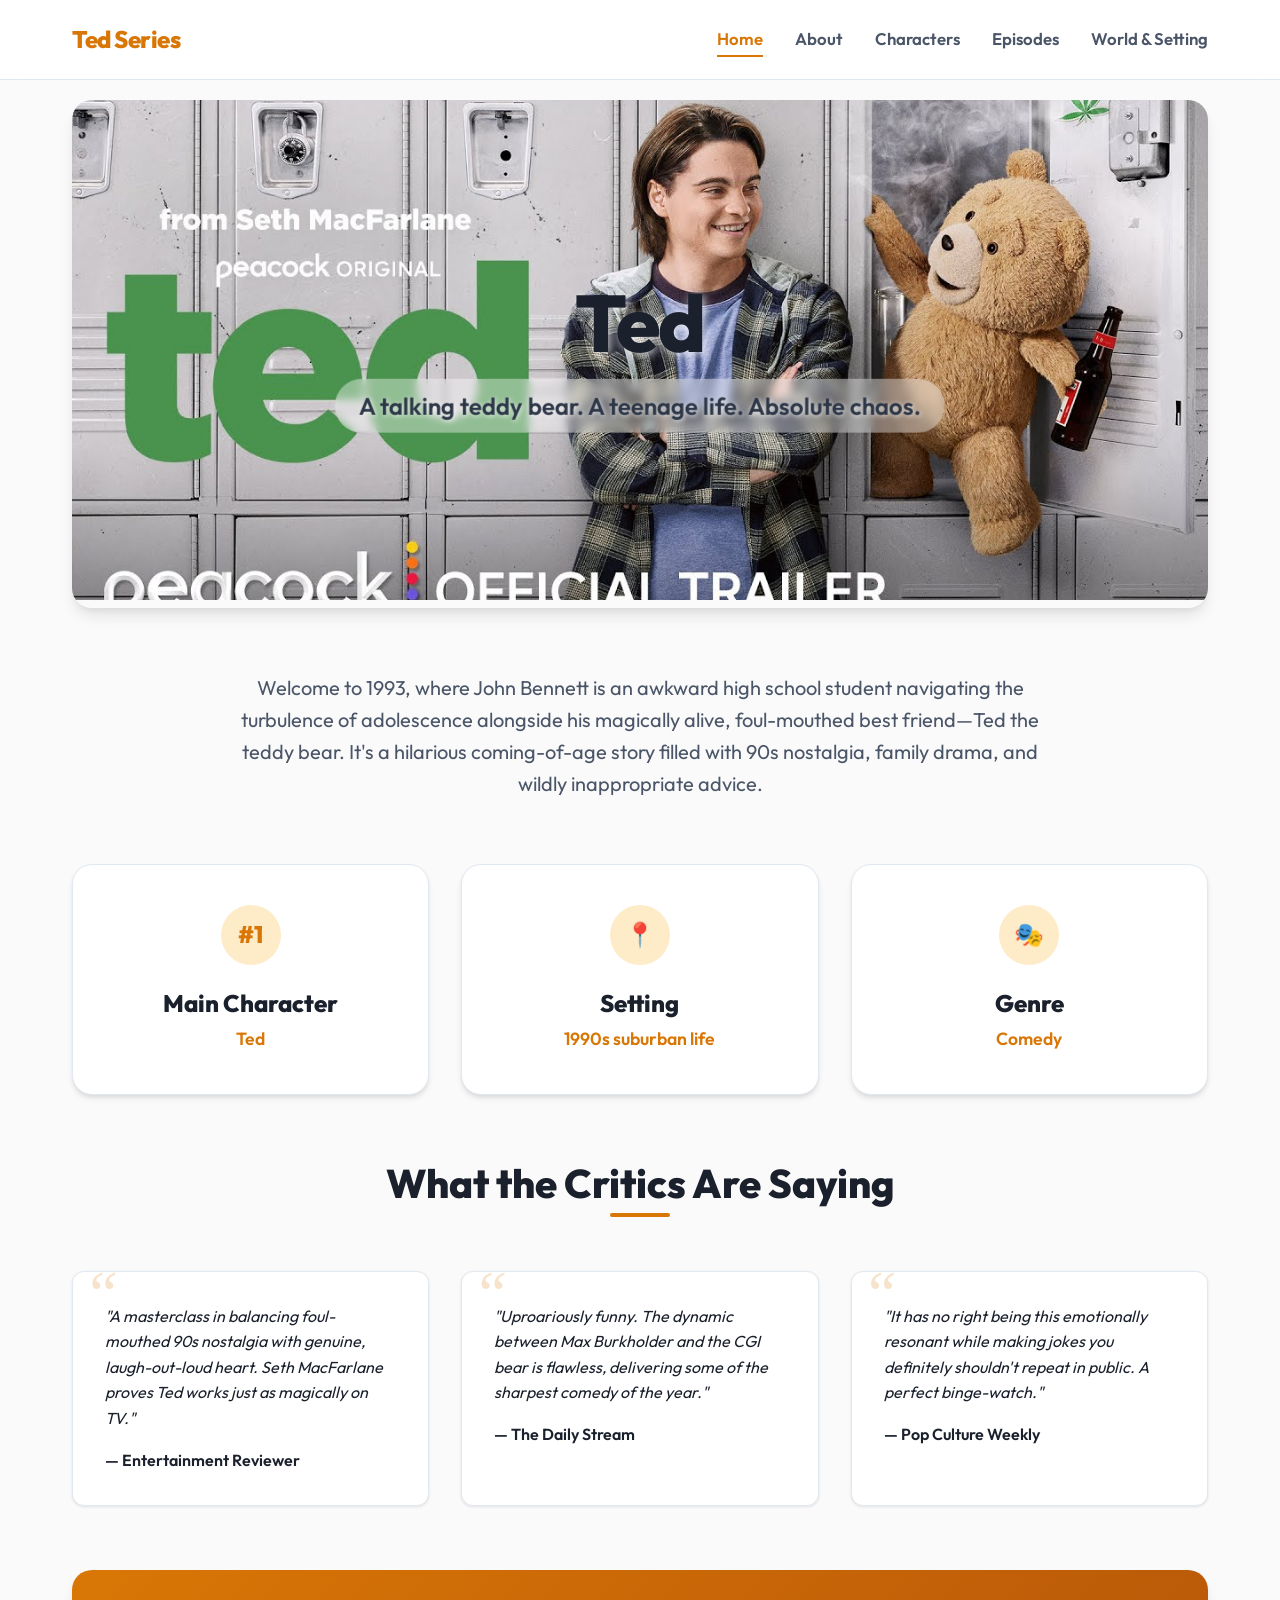
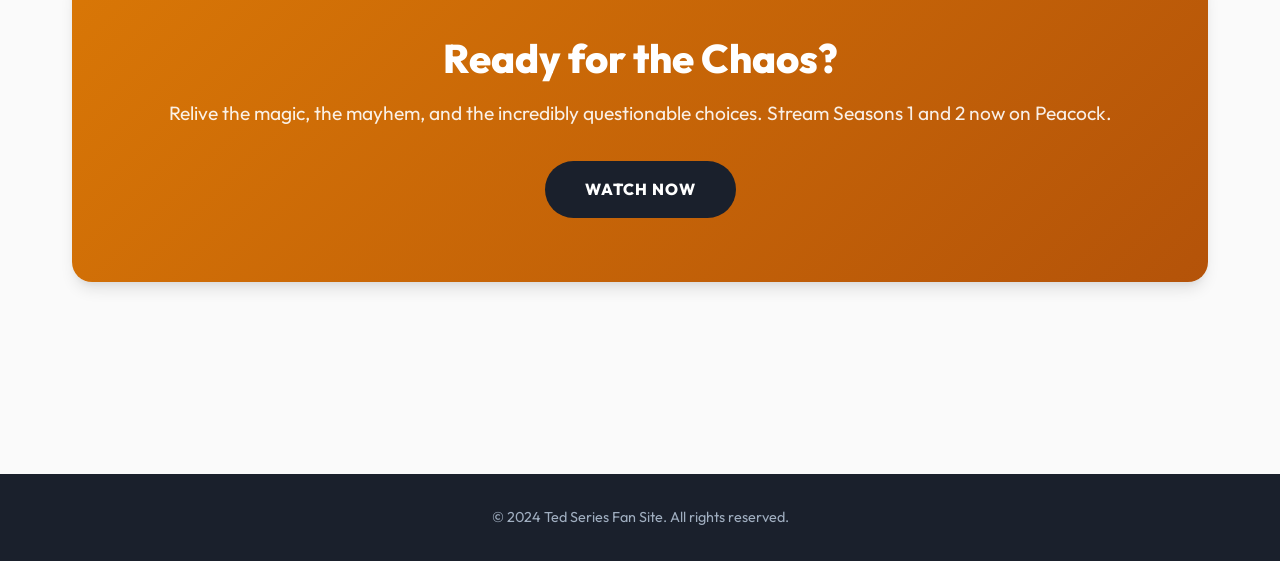
<file: index.html>
<!DOCTYPE html>
<html lang="en">
<head>
    <meta charset="UTF-8">
    <meta name="viewport" content="width=device-width, initial-scale=1.0">
    <title>Ted (2024) - Home</title>
    <link rel="stylesheet" href="style.css">
    <style>
        /* Home Specific Styles */
        .hero {
            position: relative;
            margin-top: 2rem;
            margin-bottom: 4rem;
            border-radius: var(--radius-lg);
            overflow: hidden;
            box-shadow: var(--shadow-lg);
        }
        
        .hero-placeholder {
            width: 100%;
            height: 500px;
        }

        .hero-content {
            position: absolute;
            top: 50%;
            left: 50%;
            transform: translate(-50%, -50%);
            text-align: center;
            width: 90%;
            pointer-events: none; /* Let clicks pass through to placeholder if needed */
        }

        .hero h1 {
            color: #1A202C; /* Assuming a light placeholder, dark text */
            font-size: 5rem;
            margin-bottom: 0.5rem;
            text-shadow: 2px 2px 10px rgba(255,255,255,0.8);
            letter-spacing: -2px;
        }

        .hero .tagline {
            font-size: 1.5rem;
            color: #2D3748;
            font-weight: 600;
            text-shadow: 1px 1px 5px rgba(255,255,255,0.8);
            background: rgba(255, 255, 255, 0.4);
            padding: 0.5rem 1.5rem;
            border-radius: 30px;
            display: inline-block;
            backdrop-filter: blur(4px);
            margin-bottom: 0;
        }

        .intro-section {
            text-align: center;
            max-width: 800px;
            margin: 0 auto 4rem auto;
        }

        .intro-section p {
            font-size: 1.25rem;
        }

        .cards-grid {
            display: grid;
            grid-template-columns: repeat(auto-fit, minmax(280px, 1fr));
            gap: 2rem;
        }

        .home-card {
            background: var(--card-bg);
            border-radius: var(--radius-lg);
            padding: 2.5rem 2rem;
            text-align: center;
            border: 1px solid var(--border-color);
            box-shadow: var(--shadow-md);
            transition: var(--transition);
            cursor: pointer;
            text-decoration: none;
            display: block;
        }

        .home-card:hover {
            transform: translateY(-8px);
            box-shadow: var(--shadow-lg);
            border-color: var(--primary);
        }

        .card-icon-placeholder {
            width: 60px;
            height: 60px;
            border-radius: 50%;
            background: #FEEBC8;
            color: var(--primary);
            display: flex;
            align-items: center;
            justify-content: center;
            margin: 0 auto 1.5rem auto;
            font-size: 1.5rem;
            font-weight: 800;
        }

        .home-card h3 {
            color: var(--text-color);
            margin-bottom: 0.5rem;
        }

        .home-card p {
            color: var(--primary);
            font-size: 1.1rem;
            font-weight: 600;
            margin-bottom: 0;
        }

        @media (max-width: 768px) {
            .hero h1 { font-size: 3.5rem; }
            .hero .tagline { font-size: 1.1rem; }
            .hero-placeholder { height: 400px; }
        }
    </style>
</head>
<body>

    <!-- Navigation -->
    <nav class="navbar">
        <div class="container nav-container">
            <a href="index.html" class="brand">Ted Series</a>
            <ul class="nav-links">
                <li><a href="index.html" class="active">Home</a></li>
                <li><a href="about.html">About</a></li>
                <li><a href="characters.html">Characters</a></li>
                <li><a href="episodes.html">Episodes</a></li>
                <li><a href="world.html">World & Setting</a></li>
            </ul>
        </div>
    </nav>

    <!-- Main Content -->
    <main class="page-content container">
        
        <!-- Hero Section -->
        <section class="hero">
            <img src="images/header.jpg" alt="Ted Series Header" class="hero-placeholder" style="object-fit: cover;">
            <div class="hero-content">
                <h1>Ted</h1>
                <p class="tagline">A talking teddy bear. A teenage life. Absolute chaos.</p>
            </div>
        </section>

        <!-- Intro -->
        <section class="intro-section">
            <p>Welcome to 1993, where John Bennett is an awkward high school student navigating the turbulence of adolescence alongside his magically alive, foul-mouthed best friend—Ted the teddy bear. It's a hilarious coming-of-age story filled with 90s nostalgia, family drama, and wildly inappropriate advice.</p>
        </section>

        <!-- Cards Row -->
        <section class="cards-grid">
            <a href="about.html" class="home-card">
                <div class="card-icon-placeholder">#1</div>
                <h3>Main Character</h3>
                <p>Ted</p>
            </a>

            <a href="about.html" class="home-card">
                <div class="card-icon-placeholder">📍</div>
                <h3>Setting</h3>
                <p>1990s suburban life</p>
            </a>

            <a href="about.html" class="home-card">
                <div class="card-icon-placeholder">🎭</div>
                <h3>Genre</h3>
                <p>Comedy</p>
            </a>
        </section>

        <!-- Reviews / Quotes -->
        <section class="reviews-section">
            <div class="section-header">
                <h2>What the Critics Are Saying</h2>
            </div>
            <div class="reviews-grid">
                <div class="review-card">
                    "A masterclass in balancing foul-mouthed 90s nostalgia with genuine, laugh-out-loud heart. Seth MacFarlane proves Ted works just as magically on TV."
                    <span class="review-author">— Entertainment Reviewer</span>
                </div>
                <div class="review-card">
                    "Uproariously funny. The dynamic between Max Burkholder and the CGI bear is flawless, delivering some of the sharpest comedy of the year."
                    <span class="review-author">— The Daily Stream</span>
                </div>
                <div class="review-card">
                    "It has no right being this emotionally resonant while making jokes you definitely shouldn't repeat in public. A perfect binge-watch."
                    <span class="review-author">— Pop Culture Weekly</span>
                </div>
            </div>
        </section>

        <!-- CTA Banner -->
        <section class="cta-banner">
            <div class="cta-content">
                <h2>Ready for the Chaos?</h2>
                <p>Relive the magic, the mayhem, and the incredibly questionable choices. Stream Seasons 1 and 2 now on Peacock.</p>
                <a href="https://www.peacocktv.com" target="_blank" rel="noopener noreferrer" class="cta-button">Watch Now</a>
            </div>
        </section>

    </main>

    <!-- Footer -->
    <footer class="footer">
        <div class="container">
            <p>&copy; 2024 Ted Series Fan Site. All rights reserved.</p>
        </div>
    </footer>

</body>
</html>
</file>
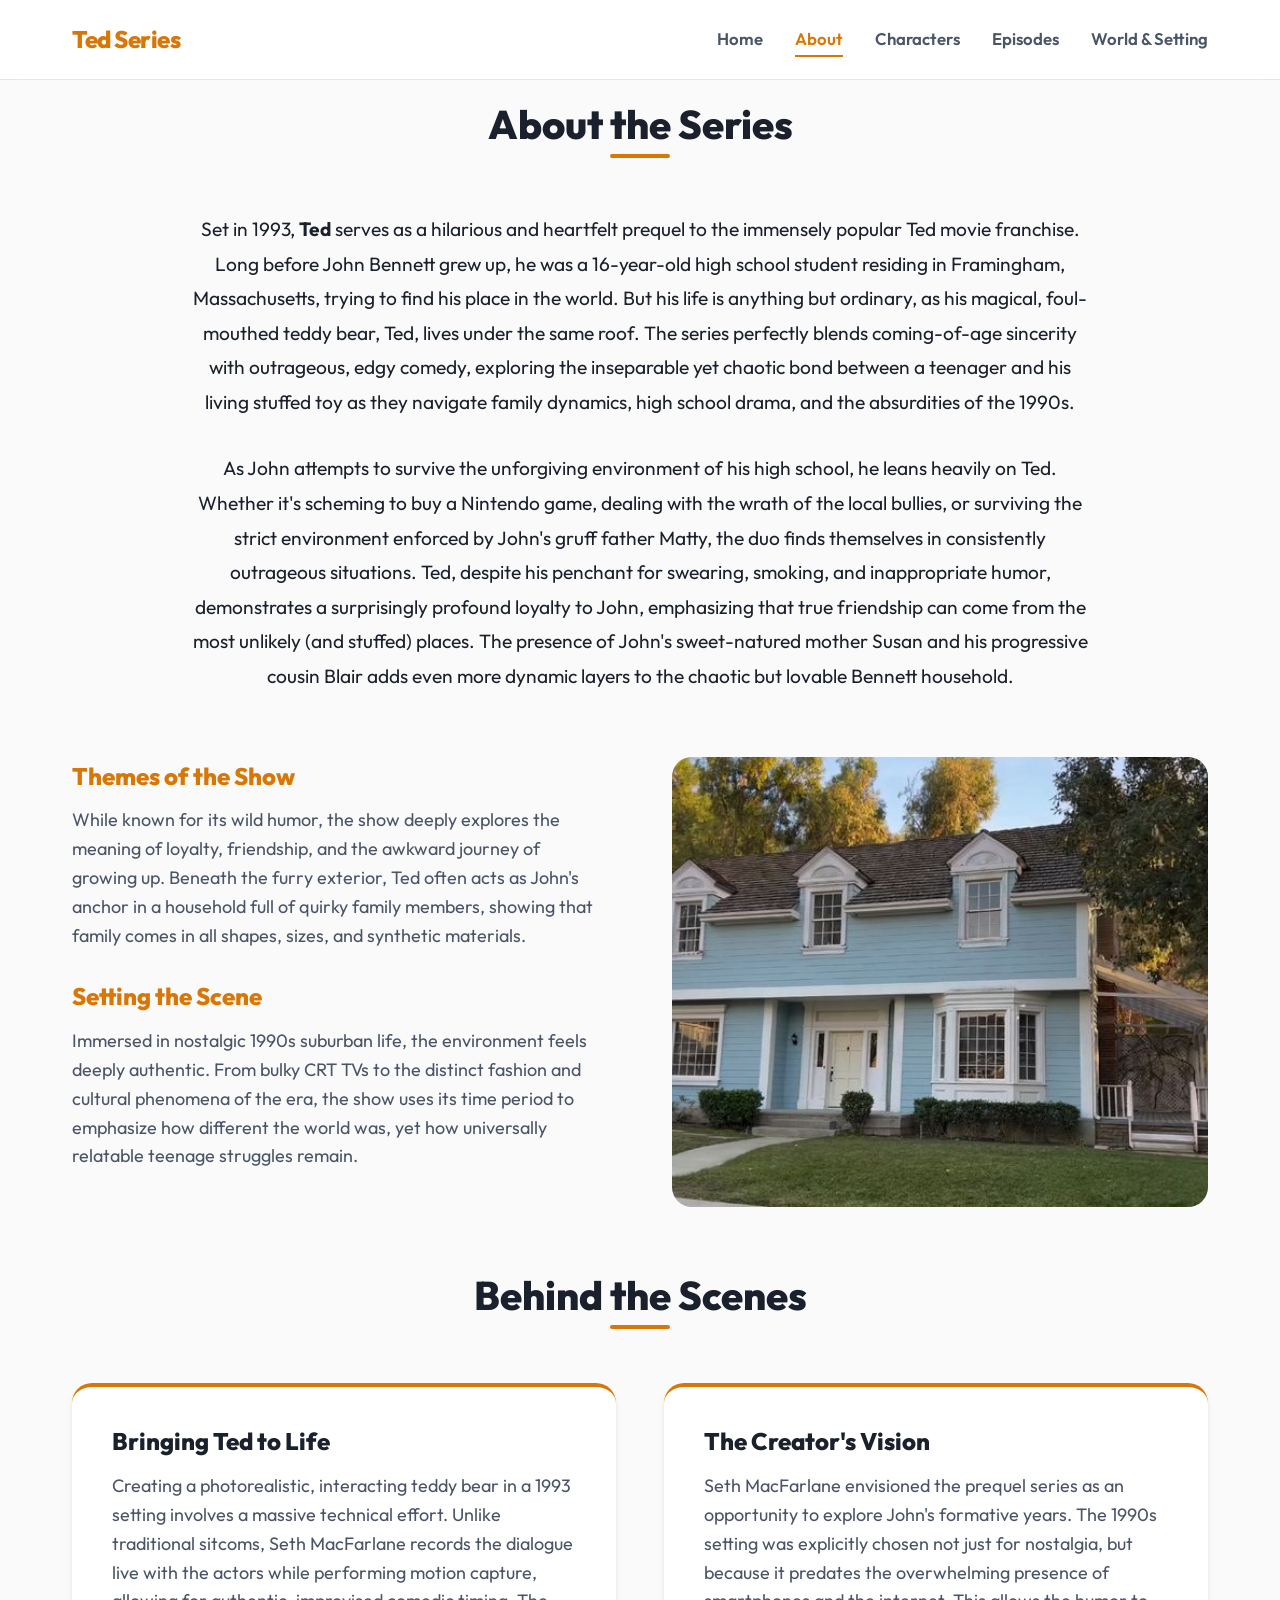
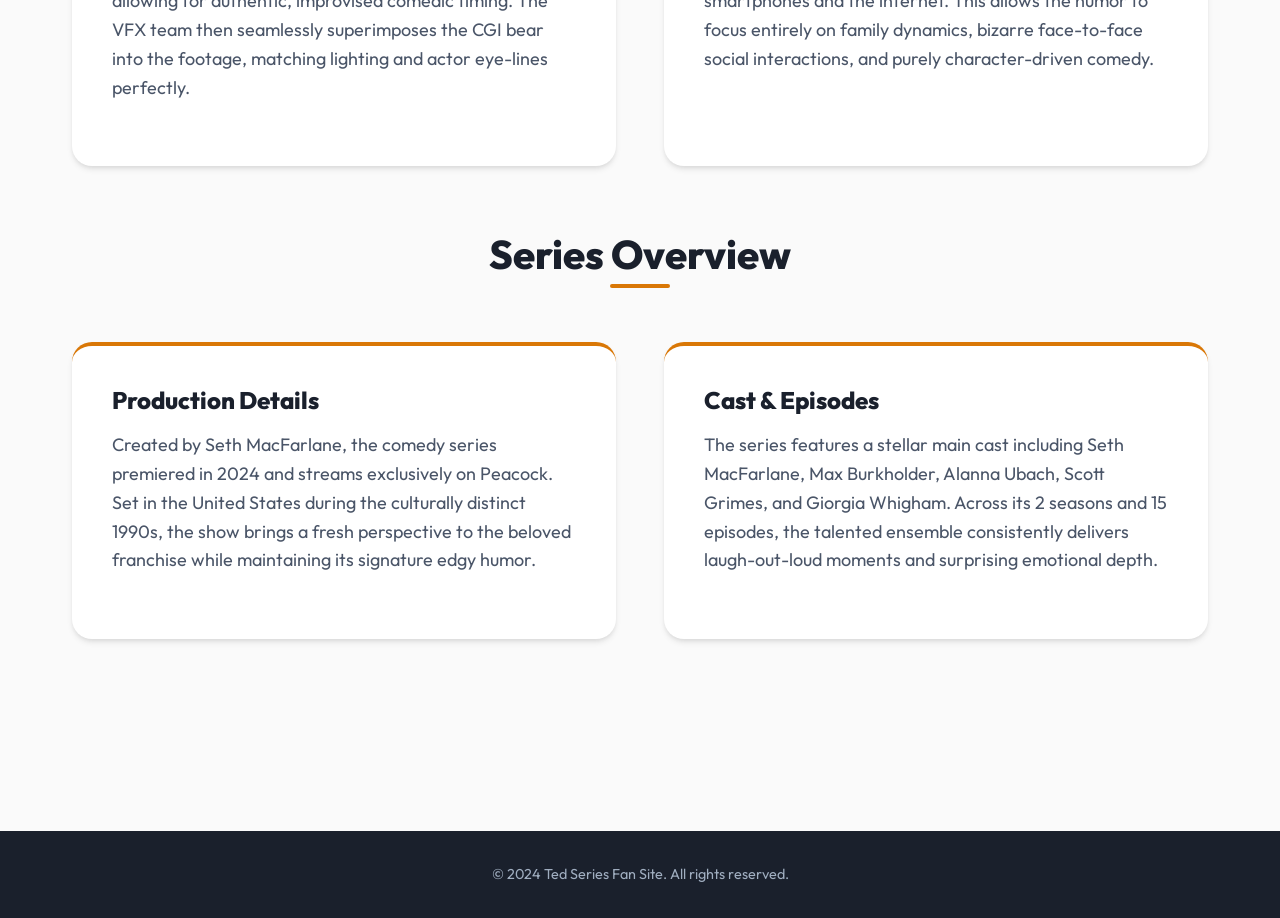
<file: about.html>
<!DOCTYPE html>
<html lang="en">
<head>
    <meta charset="UTF-8">
    <meta name="viewport" content="width=device-width, initial-scale=1.0">
    <title>Ted (2024) - About</title>
    <link rel="stylesheet" href="style.css">
    <style>
        /* About Specific Styles */
        .about-intro {
            max-width: 900px;
            margin: 0 auto 4rem auto;
            text-align: center;
        }

        .about-intro p {
            font-size: 1.2rem;
            line-height: 1.8;
            color: var(--text-color);
        }

        .two-column-layout {
            display: grid;
            grid-template-columns: 1fr 1fr;
            gap: 4rem;
            align-items: center;
            margin-bottom: 4rem;
        }

        .details-col h3 {
            color: var(--primary);
            margin-bottom: 1rem;
        }

        .details-col p {
            margin-bottom: 2rem;
        }

        .about-img-placeholder {
            width: 100%;
            height: 450px;
        }

        .facts-list {
            background: var(--card-bg);
            border-radius: var(--radius-lg);
            padding: 2.5rem;
            box-shadow: var(--shadow-sm);
            border: 1px solid var(--border-color);
            max-width: 800px;
            margin: 0 auto;
        }

        .facts-list h3 {
            margin-bottom: 1.5rem;
            text-align: center;
        }

        .facts-list ul {
            list-style: none;
            display: grid;
            grid-template-columns: repeat(auto-fit, minmax(200px, 1fr));
            gap: 1.5rem;
            padding: 0;
        }

        .facts-list li {
            background: var(--bg-color);
            padding: 1rem;
            border-radius: var(--radius-md);
            font-weight: 600;
            display: flex;
            flex-direction: column;
            align-items: center;
            justify-content: center;
            text-align: center;
            gap: 0.5rem;
        }

        .facts-list li span:first-child {
            color: var(--text-muted);
            font-weight: 400;
            font-size: 0.9rem;
            text-transform: uppercase;
            letter-spacing: 1px;
        }

        @media (max-width: 768px) {
            .two-column-layout {
                grid-template-columns: 1fr;
                gap: 2rem;
            }
            .about-img-placeholder {
                height: 300px;
            }
        }
    </style>
</head>
<body>

    <!-- Navigation -->
    <nav class="navbar">
        <div class="container nav-container">
            <a href="index.html" class="brand">Ted Series</a>
            <ul class="nav-links">
                <li><a href="index.html">Home</a></li>
                <li><a href="about.html" class="active">About</a></li>
                <li><a href="characters.html">Characters</a></li>
                <li><a href="episodes.html">Episodes</a></li>
                <li><a href="world.html">World & Setting</a></li>
            </ul>
        </div>
    </nav>

    <!-- Main Content -->
    <main class="page-content container">
        
        <div class="section-header">
            <h2>About the Series</h2>
        </div>

        <!-- Detailed Paragraph -->
        <section class="about-intro">
            <p>
                Set in 1993, <strong>Ted</strong> serves as a hilarious and heartfelt prequel to the immensely popular Ted movie franchise. Long before John Bennett grew up, he was a 16-year-old high school student residing in Framingham, Massachusetts, trying to find his place in the world. But his life is anything but ordinary, as his magical, foul-mouthed teddy bear, Ted, lives under the same roof. The series perfectly blends coming-of-age sincerity with outrageous, edgy comedy, exploring the inseparable yet chaotic bond between a teenager and his living stuffed toy as they navigate family dynamics, high school drama, and the absurdities of the 1990s.
            </p>
            <p class="mt-2">
                As John attempts to survive the unforgiving environment of his high school, he leans heavily on Ted. Whether it's scheming to buy a Nintendo game, dealing with the wrath of the local bullies, or surviving the strict environment enforced by John's gruff father Matty, the duo finds themselves in consistently outrageous situations. Ted, despite his penchant for swearing, smoking, and inappropriate humor, demonstrates a surprisingly profound loyalty to John, emphasizing that true friendship can come from the most unlikely (and stuffed) places. The presence of John's sweet-natured mother Susan and his progressive cousin Blair adds even more dynamic layers to the chaotic but lovable Bennett household.
            </p>
        </section>

        <!-- Two Column Layout -->
        <section class="two-column-layout">
            <div class="details-col">
                <h3>Themes of the Show</h3>
                <p>
                    While known for its wild humor, the show deeply explores the meaning of loyalty, friendship, and the awkward journey of growing up. Beneath the furry exterior, Ted often acts as John's anchor in a household full of quirky family members, showing that family comes in all shapes, sizes, and synthetic materials.
                </p>

                <h3>Setting the Scene</h3>
                <p>
                    Immersed in nostalgic 1990s suburban life, the environment feels deeply authentic. From bulky CRT TVs to the distinct fashion and cultural phenomena of the era, the show uses its time period to emphasize how different the world was, yet how universally relatable teenage struggles remain.
                </p>
            </div>
            
                <img src="images/house.jpg" alt="Bennett Household" class="about-img-placeholder" style="object-fit: cover; border-radius: var(--radius-lg); width: 100%;">
        </section>

        <!-- Production Section -->
        <section class="production-section">
            <div class="section-header">
                <h2>Behind the Scenes</h2>
            </div>
            <div class="production-grid">
                <article class="prod-card">
                    <h3>Bringing Ted to Life</h3>
                    <p>Creating a photorealistic, interacting teddy bear in a 1993 setting involves a massive technical effort. Unlike traditional sitcoms, Seth MacFarlane records the dialogue live with the actors while performing motion capture, allowing for authentic, improvised comedic timing. The VFX team then seamlessly superimposes the CGI bear into the footage, matching lighting and actor eye-lines perfectly.</p>
                </article>
                <article class="prod-card">
                    <h3>The Creator's Vision</h3>
                    <p>Seth MacFarlane envisioned the prequel series as an opportunity to explore John's formative years. The 1990s setting was explicitly chosen not just for nostalgia, but because it predates the overwhelming presence of smartphones and the internet. This allows the humor to focus entirely on family dynamics, bizarre face-to-face social interactions, and purely character-driven comedy.</p>
                </article>
            </div>
        </section>

        <!-- Series Overview Section -->
        <section class="production-section mt-4">
            <div class="section-header">
                <h2>Series Overview</h2>
            </div>
            <div class="production-grid">
                <article class="prod-card">
                    <h3>Production Details</h3>
                    <p>Created by Seth MacFarlane, the comedy series premiered in 2024 and streams exclusively on Peacock. Set in the United States during the culturally distinct 1990s, the show brings a fresh perspective to the beloved franchise while maintaining its signature edgy humor.</p>
                </article>
                <article class="prod-card">
                    <h3>Cast & Episodes</h3>
                    <p>The series features a stellar main cast including Seth MacFarlane, Max Burkholder, Alanna Ubach, Scott Grimes, and Giorgia Whigham. Across its 2 seasons and 15 episodes, the talented ensemble consistently delivers laugh-out-loud moments and surprising emotional depth.</p>
                </article>
            </div>
        </section>

    </main>

    <!-- Footer -->
    <footer class="footer">
        <div class="container">
            <p>&copy; 2024 Ted Series Fan Site. All rights reserved.</p>
        </div>
    </footer>

</body>
</html>
</file>
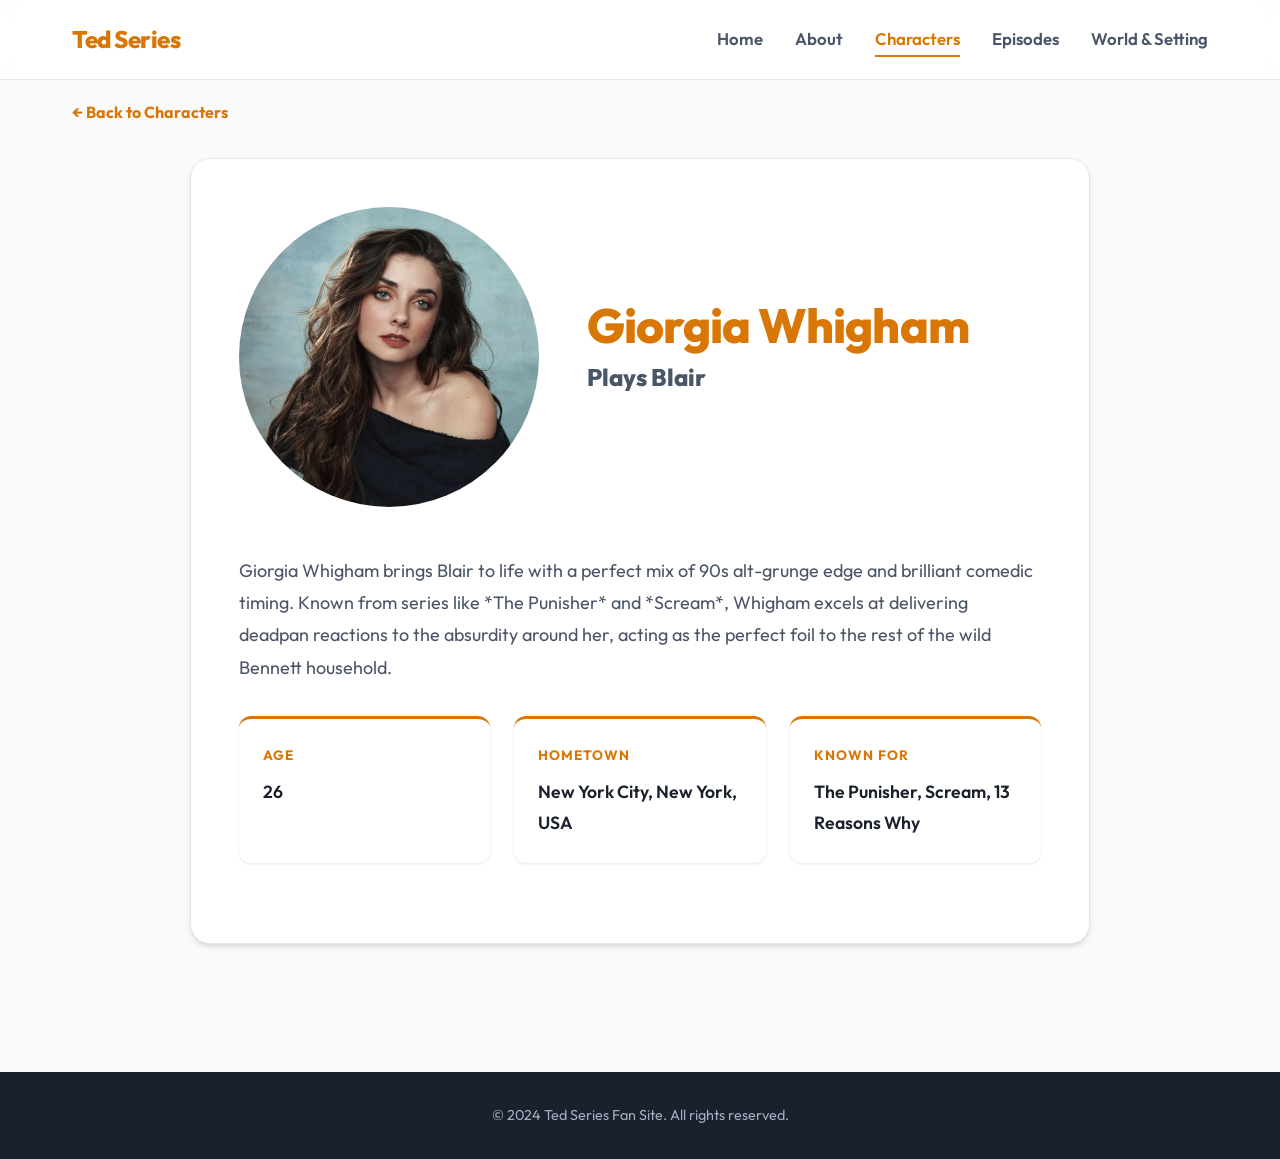
<file: blair.html>
<!DOCTYPE html>
<html lang="en">
<head>
    <meta charset="UTF-8">
    <meta name="viewport" content="width=device-width, initial-scale=1.0">
    <title>Ted (2024) - Blair</title>
    <link rel="stylesheet" href="style.css">
    <style>
        .character-detail-container {
            max-width: 900px;
            margin: 0 auto;
            background: var(--card-bg);
            border-radius: var(--radius-lg);
            padding: 3rem;
            box-shadow: var(--shadow-md);
            border: 1px solid var(--border-color);
        }
        .char-header {
            display: flex;
            gap: 3rem;
            align-items: center;
            margin-bottom: 3rem;
        }
        .char-img {
            width: 300px;
            height: 300px;
            border-radius: 50%;
            flex-shrink: 0;
            font-size: 1.2rem;
        }
        .char-info h1 {
            color: var(--primary);
            font-size: 3rem;
            margin-bottom: 0.5rem;
        }
        .char-info h2 {
            font-size: 1.5rem;
            color: var(--text-muted);
            margin-bottom: 1.5rem;
        }
        .char-bio {
            font-size: 1.15rem;
            line-height: 1.8;
            margin-bottom: 2rem;
        }
        .actor-section {
            background: var(--bg-color);
            padding: 2rem;
            border-radius: var(--radius-md);
            border-left: 4px solid var(--primary);
        }
        .actor-section h3 {
            margin-bottom: 1rem;
        }
        @media (max-width: 768px) {
            .char-header {
                flex-direction: column;
                text-align: center;
            }
            .char-img {
                width: 250px;
                height: 250px;
            }
        }
    </style>
</head>
<body>
    <nav class="navbar">
        <div class="container nav-container">
            <a href="index.html" class="brand">Ted Series</a>
            <ul class="nav-links">
                <li><a href="index.html">Home</a></li>
                <li><a href="about.html">About</a></li>
                <li><a href="characters.html" class="active">Characters</a></li>
                <li><a href="episodes.html">Episodes</a></li>
                <li><a href="world.html">World & Setting</a></li>
            </ul>
        </div>
    </nav>
    <main class="page-content container">
        <a href="characters.html" style="display:inline-block; margin-bottom: 2rem; color: var(--primary); font-weight: bold;">&larr; Back to Characters</a>
        <div class="character-detail-container">
            <div class="char-header">
                <img src="images/blair 2.jpg" alt="Giorgia Whigham" class="char-img" style="object-fit: cover;">
                <div class="char-info">
                    <h1>Giorgia Whigham</h1>
                    <h2>Plays Blair</h2>
                </div>
            </div>
            <div class="char-bio">
                <p>Giorgia Whigham brings Blair to life with a perfect mix of 90s alt-grunge edge and brilliant comedic timing. Known from series like *The Punisher* and *Scream*, Whigham excels at delivering deadpan reactions to the absurdity around her, acting as the perfect foil to the rest of the wild Bennett household.</p>
                <div class="actor-stats">
                    <div class="stat-card">
                        <div class="stat-label">Age</div>
                        <div class="stat-value">26</div>
                    </div>
                    <div class="stat-card">
                        <div class="stat-label">Hometown</div>
                        <div class="stat-value">New York City, New York, USA</div>
                    </div>
                    <div class="stat-card">
                        <div class="stat-label">Known For</div>
                        <div class="stat-value">The Punisher, Scream, 13 Reasons Why</div>
                    </div>
                </div>
            </div>
        </div>
    </main>
    <footer class="footer">
        <div class="container"><p>&copy; 2024 Ted Series Fan Site. All rights reserved.</p></div>
    </footer>
</body>
</html>
</file>
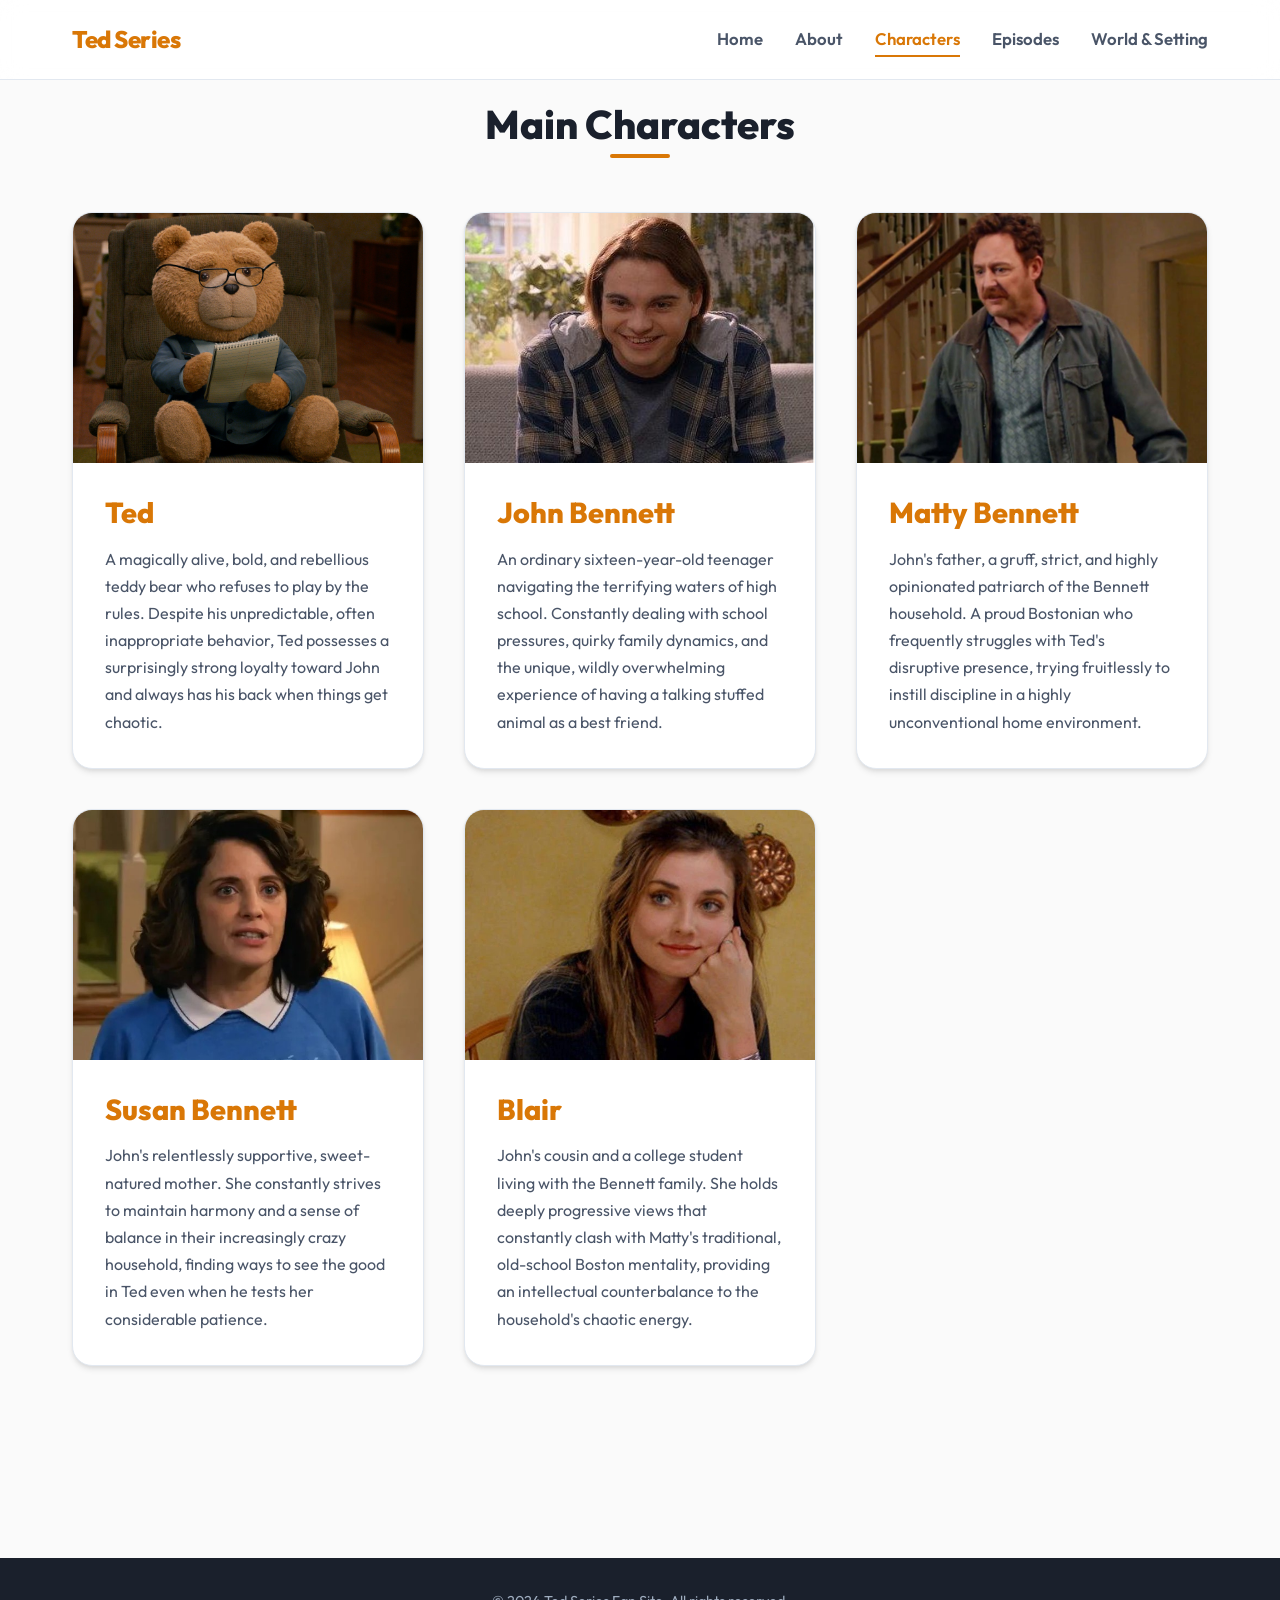
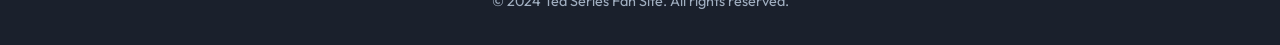
<file: characters.html>
<!DOCTYPE html>
<html lang="en">
<head>
    <meta charset="UTF-8">
    <meta name="viewport" content="width=device-width, initial-scale=1.0">
    <title>Ted (2024) - Characters</title>
    <link rel="stylesheet" href="style.css">
    <style>
        /* Characters Specific Styles */
        .character-grid {
            display: grid;
            grid-template-columns: repeat(auto-fit, minmax(320px, 1fr));
            gap: 2.5rem;
            margin-bottom: 4rem;
        }

        .character-card {
            background: var(--card-bg);
            border-radius: var(--radius-lg);
            overflow: hidden;
            box-shadow: var(--shadow-md);
            border: 1px solid var(--border-color);
            transition: var(--transition);
            display: flex;
            flex-direction: column;
        }

        .character-card:hover {
            transform: translateY(-10px);
            box-shadow: var(--shadow-lg);
            border-color: var(--primary);
        }

        .card-img-placeholder {
            height: 250px;
            border-bottom: 1px solid var(--border-color);
            border-bottom-left-radius: 0;
            border-bottom-right-radius: 0;
            border: none; /* override default img-placeholder border */
        }

        .character-content {
            padding: 2rem;
            flex-grow: 1;
            display: flex;
            flex-direction: column;
        }

        .character-content h3 {
            color: var(--primary);
            font-size: 1.8rem;
            margin-bottom: 1rem;
        }

        .character-content p {
            font-size: 1rem;
            line-height: 1.7;
            margin-bottom: 0;
            flex-grow: 1;
        }
    </style>
</head>
<body>

    <!-- Navigation -->
    <nav class="navbar">
        <div class="container nav-container">
            <a href="index.html" class="brand">Ted Series</a>
            <ul class="nav-links">
                <li><a href="index.html">Home</a></li>
                <li><a href="about.html">About</a></li>
                <li><a href="characters.html" class="active">Characters</a></li>
                <li><a href="episodes.html">Episodes</a></li>
                <li><a href="world.html">World & Setting</a></li>
            </ul>
        </div>
    </nav>

    <!-- Main Content -->
    <main class="page-content container">
        
        <div class="section-header">
            <h2>Main Characters</h2>
        </div>

        <!-- Grid Layout for Characters -->
        <section class="character-grid">
            
            <!-- Ted -->
            <a href="ted.html" class="character-card">
                <img src="images/ted 1.jpg" alt="Ted" class="card-img-placeholder" style="object-fit: cover; width: 100%;">
                <div class="character-content">
                    <h3>Ted</h3>
                    <p>A magically alive, bold, and rebellious teddy bear who refuses to play by the rules. Despite his unpredictable, often inappropriate behavior, Ted possesses a surprisingly strong loyalty toward John and always has his back when things get chaotic.</p>
                </div>
            </a>

            <!-- John Bennett -->
            <a href="john.html" class="character-card">
                <img src="images/john 1.jpg" alt="John Bennett" class="card-img-placeholder" style="object-fit: cover; width: 100%;">
                <div class="character-content">
                    <h3>John Bennett</h3>
                    <p>An ordinary sixteen-year-old teenager navigating the terrifying waters of high school. Constantly dealing with school pressures, quirky family dynamics, and the unique, wildly overwhelming experience of having a talking stuffed animal as a best friend.</p>
                </div>
            </a>

            <!-- Matty Bennett -->
            <a href="matty.html" class="character-card">
                <img src="images/matty 1.jpg?v=2" alt="Matty Bennett" class="card-img-placeholder" style="object-fit: cover; width: 100%;">
                <div class="character-content">
                    <h3>Matty Bennett</h3>
                    <p>John's father, a gruff, strict, and highly opinionated patriarch of the Bennett household. A proud Bostonian who frequently struggles with Ted's disruptive presence, trying fruitlessly to instill discipline in a highly unconventional home environment.</p>
                </div>
            </a>

            <!-- Susan Bennett -->
            <a href="susan.html" class="character-card">
                <img src="images/susan 1.jpg?v=2" alt="Susan Bennett" class="card-img-placeholder" style="object-fit: cover; width: 100%;">
                <div class="character-content">
                    <h3>Susan Bennett</h3>
                    <p>John's relentlessly supportive, sweet-natured mother. She constantly strives to maintain harmony and a sense of balance in their increasingly crazy household, finding ways to see the good in Ted even when he tests her considerable patience.</p>
                </div>
            </a>

            <!-- Blair -->
            <a href="blair.html" class="character-card">
                <img src="images/blair 1.jpg?v=2" alt="Blair" class="card-img-placeholder" style="object-fit: cover; width: 100%;">
                <div class="character-content">
                    <h3>Blair</h3>
                    <p>John's cousin and a college student living with the Bennett family. She holds deeply progressive views that constantly clash with Matty's traditional, old-school Boston mentality, providing an intellectual counterbalance to the household's chaotic energy.</p>
                </div>
            </a>

        </section>

    </main>

    <!-- Footer -->
    <footer class="footer">
        <div class="container">
            <p>&copy; 2024 Ted Series Fan Site. All rights reserved.</p>
        </div>
    </footer>

</body>
</html>
</file>
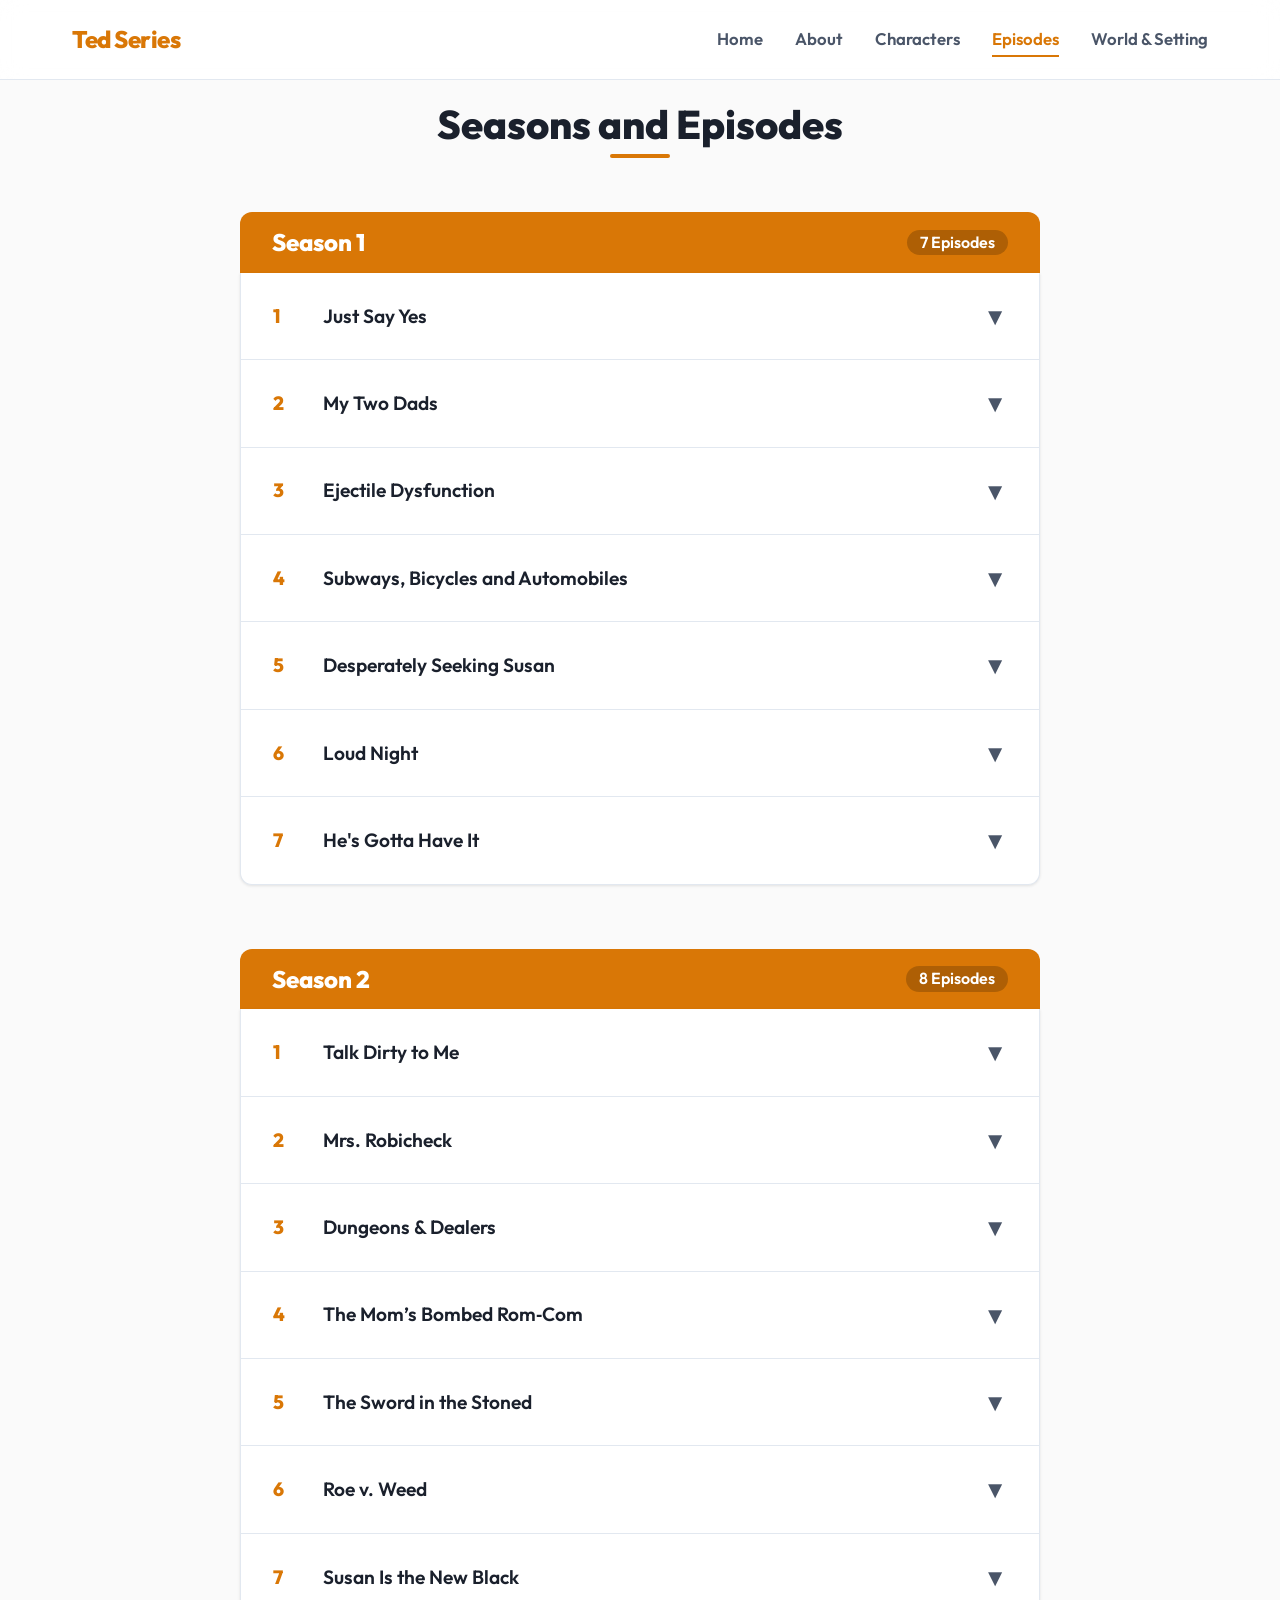
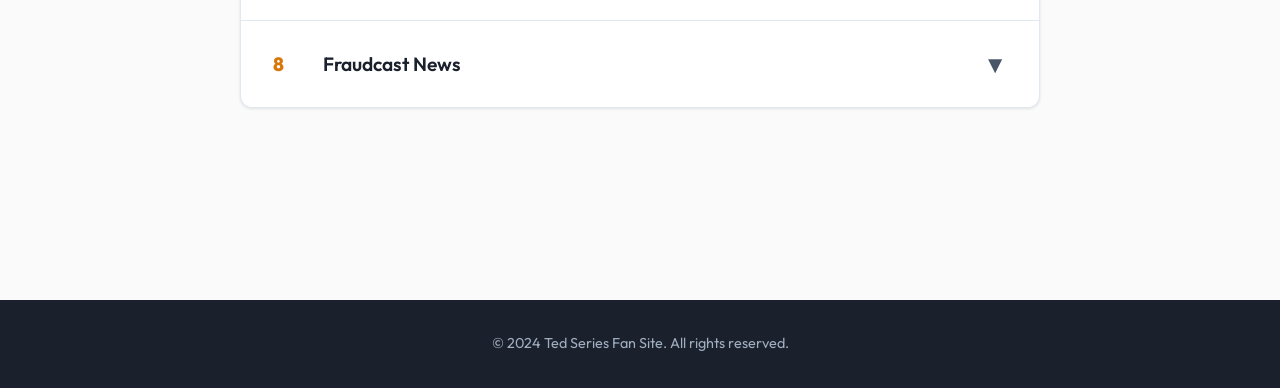
<file: episodes.html>
<!DOCTYPE html>
<html lang="en">
<head>
    <meta charset="UTF-8">
    <meta name="viewport" content="width=device-width, initial-scale=1.0">
    <title>Ted (2024) - Episodes</title>
    <link rel="stylesheet" href="style.css">
    <style>
        /* Episodes Specific Styles */
        .seasons-container {
            max-width: 800px;
            margin: 0 auto;
        }

        .season-section {
            margin-bottom: 4rem;
        }

        .season-title {
            background: var(--primary);
            color: white;
            padding: 1rem 2rem;
            border-radius: var(--radius-md) var(--radius-md) 0 0;
            margin: 0;
            display: flex;
            align-items: center;
            justify-content: space-between;
        }

        .season-title span {
            font-size: 1rem;
            font-weight: 600;
            background: rgba(0,0,0,0.2);
            padding: 0.2rem 0.8rem;
            border-radius: 20px;
        }

        .episode-list {
            background: var(--card-bg);
            border: 1px solid var(--border-color);
            border-top: none;
            border-radius: 0 0 var(--radius-md) var(--radius-md);
            box-shadow: var(--shadow-sm);
        }

        .episode-item {
            border-bottom: 1px solid var(--border-color);
            transition: var(--transition);
        }

        .episode-item:last-child {
            border-bottom: none;
        }

        .episode-header {
            padding: 1.5rem 2rem;
            display: flex;
            align-items: center;
            cursor: pointer;
            transition: var(--transition);
        }

        .episode-header:hover {
            background: var(--bg-color);
            padding-left: 2.5rem;
        }

        .ep-number {
            font-size: 1.2rem;
            font-weight: 800;
            color: var(--primary);
            width: 50px;
            flex-shrink: 0;
        }

        .ep-title {
            font-size: 1.2rem;
            font-weight: 600;
            color: var(--text-color);
            margin: 0;
        }

        .ep-toggle-icon {
            margin-left: auto;
            color: var(--text-muted);
            font-size: 1.5rem;
            transition: transform 0.3s ease;
        }

        .episode-item.active .ep-toggle-icon {
            transform: rotate(180deg);
        }

        .episode-desc {
            max-height: 0;
            overflow: hidden;
            padding: 0 2rem;
            color: var(--text-muted);
            transition: all 0.3s ease;
            opacity: 0;
            margin: 0;
        }

        .episode-item.active .episode-desc {
            max-height: 150px;
            padding-bottom: 1.5rem;
            opacity: 1;
        }

    </style>
</head>
<body>

    <!-- Navigation -->
    <nav class="navbar">
        <div class="container nav-container">
            <a href="index.html" class="brand">Ted Series</a>
            <ul class="nav-links">
                <li><a href="index.html">Home</a></li>
                <li><a href="about.html">About</a></li>
                <li><a href="characters.html">Characters</a></li>
                <li><a href="episodes.html" class="active">Episodes</a></li>
                <li><a href="world.html">World & Setting</a></li>
            </ul>
        </div>
    </nav>

    <!-- Main Content -->
    <main class="page-content container">
        
        <div class="section-header">
            <h2>Seasons and Episodes</h2>
        </div>

        <div class="seasons-container">
            
            <!-- Season 1 -->
            <section class="season-section">
                <h3 class="season-title">
                    Season 1
                    <span>7 Episodes</span>
                </h3>
                <div class="episode-list">
                    <div class="episode-item">
                        <div class="episode-header" onclick="toggleEpisode(this)">
                            <span class="ep-number">1</span>
                            <p class="ep-title">Just Say Yes</p>
                            <span class="ep-toggle-icon">▼</span>
                        </div>
                        <div class="episode-desc">John struggles with school dynamics and asks Ted for terrible advice to survive the realities of high school life.</div>
                    </div>
                    <div class="episode-item">
                        <div class="episode-header" onclick="toggleEpisode(this)">
                            <span class="ep-number">2</span>
                            <p class="ep-title">My Two Dads</p>
                            <span class="ep-toggle-icon">▼</span>
                        </div>
                        <div class="episode-desc">Ted decides to step in as a surrogate father figure for John, much to Matty's immense frustration.</div>
                    </div>
                    <div class="episode-item">
                        <div class="episode-header" onclick="toggleEpisode(this)">
                            <span class="ep-number">3</span>
                            <p class="ep-title">Ejectile Dysfunction</p>
                            <span class="ep-toggle-icon">▼</span>
                        </div>
                        <div class="episode-desc">A hilarious misadventure involving an old VHS tape and a desperate attempt to cover up a mistake before Susan finds out.</div>
                    </div>
                    <div class="episode-item">
                        <div class="episode-header" onclick="toggleEpisode(this)">
                            <span class="ep-number">4</span>
                            <p class="ep-title">Subways, Bicycles and Automobiles</p>
                            <span class="ep-toggle-icon">▼</span>
                        </div>
                        <div class="episode-desc">Ted and John attempt to navigate Boston's public transit system with disastrous and comedic results.</div>
                    </div>
                    <div class="episode-item">
                        <div class="episode-header" onclick="toggleEpisode(this)">
                            <span class="ep-number">5</span>
                            <p class="ep-title">Desperately Seeking Susan</p>
                            <span class="ep-toggle-icon">▼</span>
                        </div>
                        <div class="episode-desc">Susan desperately tries to inject culture into the household, but Ted completely derails her plans.</div>
                    </div>
                    <div class="episode-item">
                        <div class="episode-header" onclick="toggleEpisode(this)">
                            <span class="ep-number">6</span>
                            <p class="ep-title">Loud Night</p>
                            <span class="ep-toggle-icon">▼</span>
                        </div>
                        <div class="episode-desc">The Bennett family attempts to have a quiet evening, but a neighborhood dispute spirals out of control.</div>
                    </div>
                    <div class="episode-item">
                        <div class="episode-header" onclick="toggleEpisode(this)">
                            <span class="ep-number">7</span>
                            <p class="ep-title">He's Gotta Have It</p>
                            <span class="ep-toggle-icon">▼</span>
                        </div>
                        <div class="episode-desc">John develops a crush, and Ted's wingman tactics prove to be incredibly problematic.</div>
                    </div>
                </div>
            </section>

            <!-- Season 2 -->
            <section class="season-section">
                <h3 class="season-title">
                    Season 2
                    <span>8 Episodes</span>
                </h3>
                <div class="episode-list">
                    <div class="episode-item">
                        <div class="episode-header" onclick="toggleEpisode(this)">
                            <span class="ep-number">1</span>
                            <p class="ep-title">Talk Dirty to Me</p>
                            <span class="ep-toggle-icon">▼</span>
                        </div>
                        <div class="episode-desc">John and Ted use a phone in the school basement to call a phone‑sex hotline, which ends up costing the school thousands of dollars and brings in a strict school investigator to find out who did it.</div>
                    </div>
                    <div class="episode-item">
                        <div class="episode-header" onclick="toggleEpisode(this)">
                            <span class="ep-number">2</span>
                            <p class="ep-title">Mrs. Robicheck</p>
                            <span class="ep-toggle-icon">▼</span>
                        </div>
                        <div class="episode-desc">Ted begins a risky affair with a married woman and gets emotionally involved, while Matty and Susan try to figure out what’s causing Matty’s strange health issues.</div>
                    </div>
                    <div class="episode-item">
                        <div class="episode-header" onclick="toggleEpisode(this)">
                            <span class="ep-number">3</span>
                            <p class="ep-title">Dungeons & Dealers</p>
                            <span class="ep-toggle-icon">▼</span>
                        </div>
                        <div class="episode-desc">A shortage of weed leads John, Ted, and Blaire into a drug dealer’s Dungeons & Dragons‑like adventure in hopes of earning product, with Matty and Susan joining unaware of the real prize.</div>
                    </div>
                    <div class="episode-item">
                        <div class="episode-header" onclick="toggleEpisode(this)">
                            <span class="ep-number">4</span>
                            <p class="ep-title">The Mom’s Bombed Rom‑Com</p>
                            <span class="ep-toggle-icon">▼</span>
                        </div>
                        <div class="episode-desc">Blaire’s rom‑com marathon frustrates Matty at home, and Ted lies to John about his romantic exploits, leading to an unusual double date with their elderly neighbor.</div>
                    </div>
                    <div class="episode-item">
                        <div class="episode-header" onclick="toggleEpisode(this)">
                            <span class="ep-number">5</span>
                            <p class="ep-title">The Sword in the Stoned</p>
                            <span class="ep-toggle-icon">▼</span>
                        </div>
                        <div class="episode-desc">Worried about college applications, John and Ted audition for the school play, and meanwhile Matty and Susan take on part‑time jobs at Dunkin’ Donuts.</div>
                    </div>
                    <div class="episode-item">
                        <div class="episode-header" onclick="toggleEpisode(this)">
                            <span class="ep-number">6</span>
                            <p class="ep-title">Roe v. Weed</p>
                            <span class="ep-toggle-icon">▼</span>
                        </div>
                        <div class="episode-desc">After a casual hookup, Blaire unexpectedly finds herself dealing with a pregnancy situation, causing tension and clashing opinions within the family.</div>
                    </div>
                    <div class="episode-item">
                        <div class="episode-header" onclick="toggleEpisode(this)">
                            <span class="ep-number">7</span>
                            <p class="ep-title">Susan Is the New Black</p>
                            <span class="ep-toggle-icon">▼</span>
                        </div>
                        <div class="episode-desc">A police officer discovers John and Ted’s weed during a traffic stop; to protect them, Susan takes the blame and experiences what life is like from the inside of jail.</div>
                    </div>
                    <div class="episode-item">
                        <div class="episode-header" onclick="toggleEpisode(this)">
                            <span class="ep-number">8</span>
                            <p class="ep-title">Fraudcast News</p>
                            <span class="ep-toggle-icon">▼</span>
                        </div>
                        <div class="episode-desc">After a health scare forces Matty to stay calm, the family tries to keep him uninformed about a major media event (the O.J. Simpson verdict), going to extreme lengths to protect him.</div>
                    </div>
                </div>
            </section>

        </div>

    </main>

    <!-- Footer -->
    <footer class="footer">
        <div class="container">
            <p>&copy; 2024 Ted Series Fan Site. All rights reserved.</p>
        </div>
    </footer>

    <script>
        function toggleEpisode(element) {
            const item = element.parentElement;
            
            // Optional: Close other open episodes
            /*
            document.querySelectorAll('.episode-item').forEach(el => {
                if (el !== item) el.classList.remove('active');
            });
            */
            
            item.classList.toggle('active');
        }
    </script>
</body>
</html>
</file>
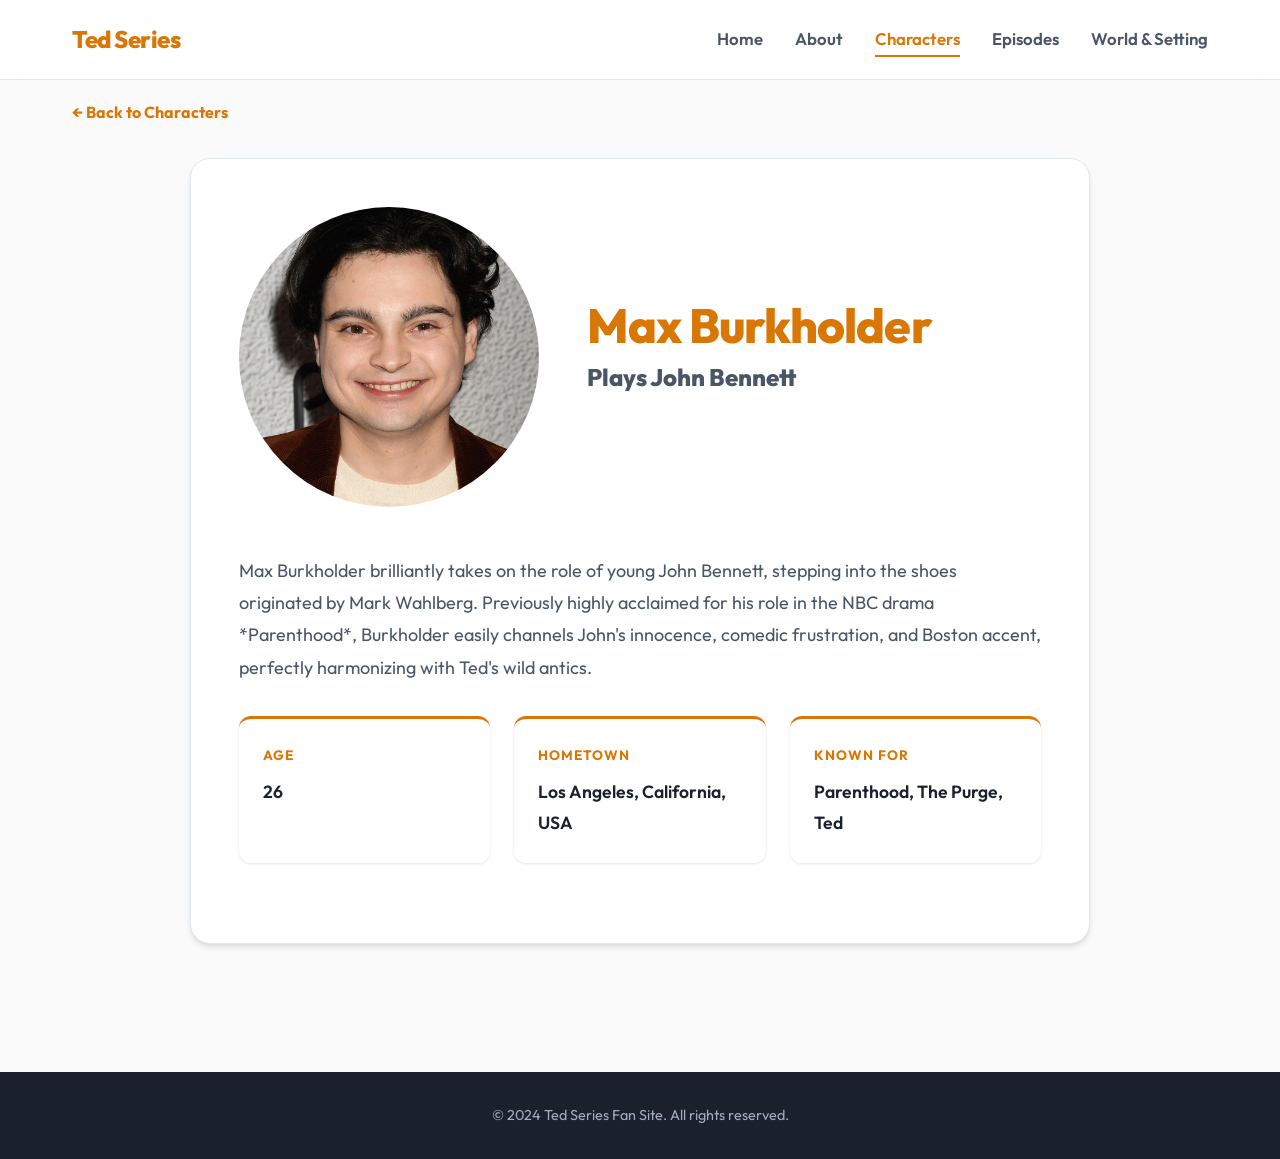
<file: john.html>
<!DOCTYPE html>
<html lang="en">
<head>
    <meta charset="UTF-8">
    <meta name="viewport" content="width=device-width, initial-scale=1.0">
    <title>Ted (2024) - John Bennett</title>
    <link rel="stylesheet" href="style.css">
    <style>
        .character-detail-container {
            max-width: 900px;
            margin: 0 auto;
            background: var(--card-bg);
            border-radius: var(--radius-lg);
            padding: 3rem;
            box-shadow: var(--shadow-md);
            border: 1px solid var(--border-color);
        }
        .char-header {
            display: flex;
            gap: 3rem;
            align-items: center;
            margin-bottom: 3rem;
        }
        .char-img {
            width: 300px;
            height: 300px;
            border-radius: 50%;
            flex-shrink: 0;
            font-size: 1.2rem;
        }
        .char-info h1 {
            color: var(--primary);
            font-size: 3rem;
            margin-bottom: 0.5rem;
        }
        .char-info h2 {
            font-size: 1.5rem;
            color: var(--text-muted);
            margin-bottom: 1.5rem;
        }
        .char-bio {
            font-size: 1.15rem;
            line-height: 1.8;
            margin-bottom: 2rem;
        }
        .actor-section {
            background: var(--bg-color);
            padding: 2rem;
            border-radius: var(--radius-md);
            border-left: 4px solid var(--primary);
        }
        .actor-section h3 {
            margin-bottom: 1rem;
        }
        @media (max-width: 768px) {
            .char-header {
                flex-direction: column;
                text-align: center;
            }
            .char-img {
                width: 250px;
                height: 250px;
            }
        }
    </style>
</head>
<body>
    <nav class="navbar">
        <div class="container nav-container">
            <a href="index.html" class="brand">Ted Series</a>
            <ul class="nav-links">
                <li><a href="index.html">Home</a></li>
                <li><a href="about.html">About</a></li>
                <li><a href="characters.html" class="active">Characters</a></li>
                <li><a href="episodes.html">Episodes</a></li>
                <li><a href="world.html">World & Setting</a></li>
            </ul>
        </div>
    </nav>
    <main class="page-content container">
        <a href="characters.html" style="display:inline-block; margin-bottom: 2rem; color: var(--primary); font-weight: bold;">&larr; Back to Characters</a>
        <div class="character-detail-container">
            <div class="char-header">
                <img src="images/john 2.jpg" alt="Max Burkholder" class="char-img" style="object-fit: cover;">
                <div class="char-info">
                    <h1>Max Burkholder</h1>
                    <h2>Plays John Bennett</h2>
                </div>
            </div>
            <div class="char-bio">
                <p>Max Burkholder brilliantly takes on the role of young John Bennett, stepping into the shoes originated by Mark Wahlberg. Previously highly acclaimed for his role in the NBC drama *Parenthood*, Burkholder easily channels John's innocence, comedic frustration, and Boston accent, perfectly harmonizing with Ted's wild antics.</p>
                <div class="actor-stats">
                    <div class="stat-card">
                        <div class="stat-label">Age</div>
                        <div class="stat-value">26</div>
                    </div>
                    <div class="stat-card">
                        <div class="stat-label">Hometown</div>
                        <div class="stat-value">Los Angeles, California, USA</div>
                    </div>
                    <div class="stat-card">
                        <div class="stat-label">Known For</div>
                        <div class="stat-value">Parenthood, The Purge, Ted</div>
                    </div>
                </div>
            </div>
        </div>
    </main>
    <footer class="footer">
        <div class="container"><p>&copy; 2024 Ted Series Fan Site. All rights reserved.</p></div>
    </footer>
</body>
</html>
</file>
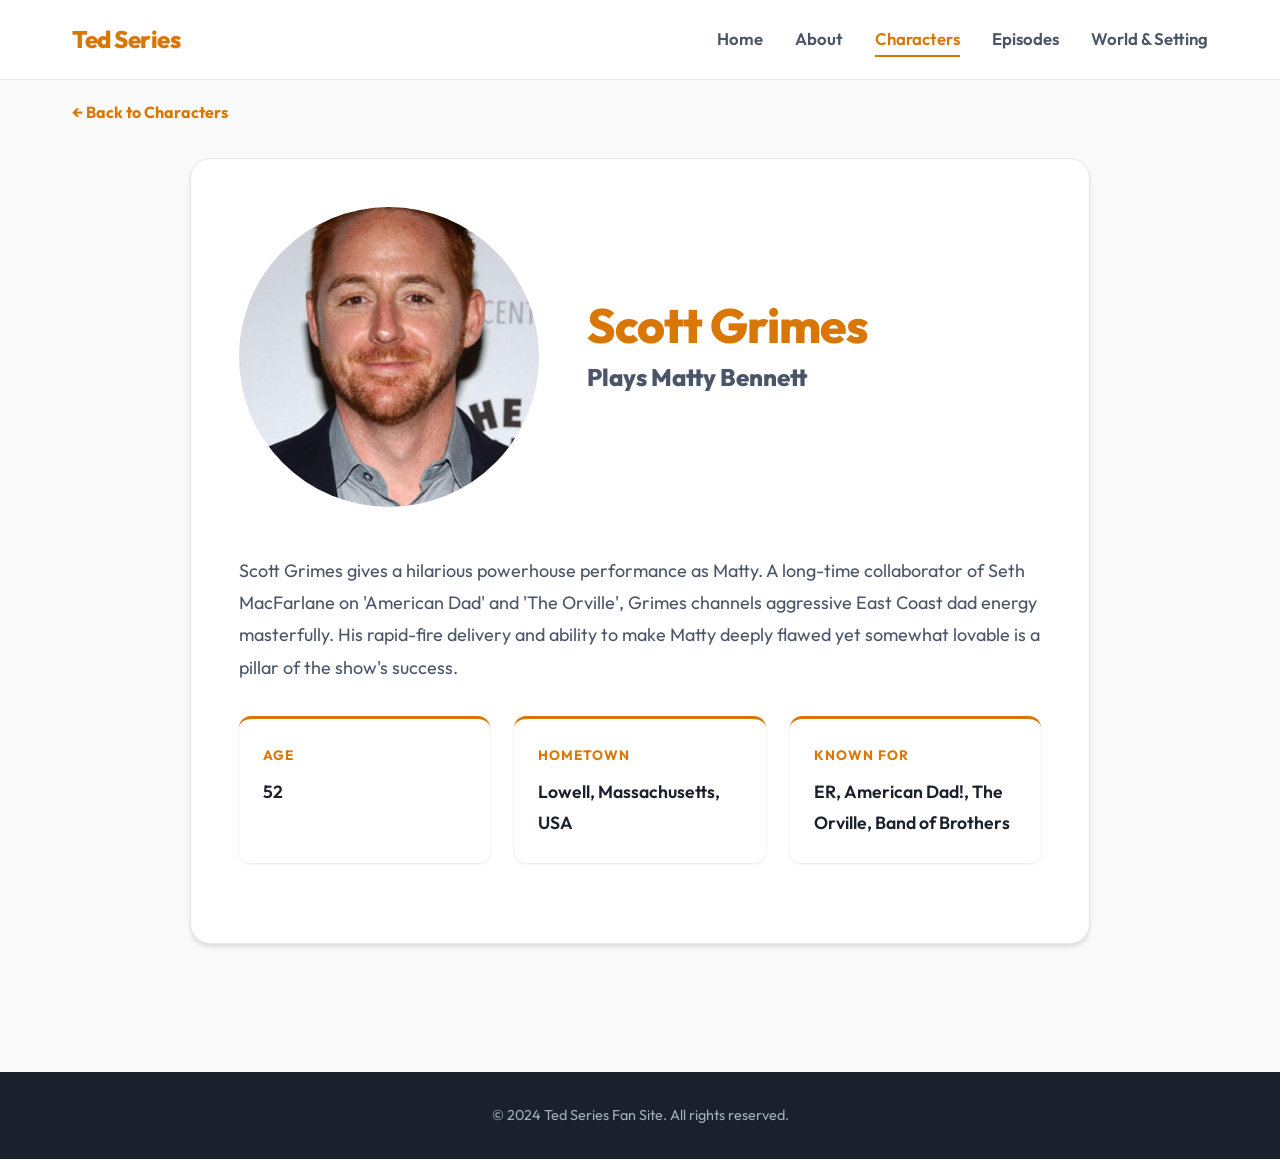
<file: matty.html>
<!DOCTYPE html>
<html lang="en">
<head>
    <meta charset="UTF-8">
    <meta name="viewport" content="width=device-width, initial-scale=1.0">
    <title>Ted (2024) - Matty Bennett</title>
    <link rel="stylesheet" href="style.css">
    <style>
        .character-detail-container {
            max-width: 900px;
            margin: 0 auto;
            background: var(--card-bg);
            border-radius: var(--radius-lg);
            padding: 3rem;
            box-shadow: var(--shadow-md);
            border: 1px solid var(--border-color);
        }
        .char-header {
            display: flex;
            gap: 3rem;
            align-items: center;
            margin-bottom: 3rem;
        }
        .char-img {
            width: 300px;
            height: 300px;
            border-radius: 50%;
            flex-shrink: 0;
            font-size: 1.2rem;
        }
        .char-info h1 {
            color: var(--primary);
            font-size: 3rem;
            margin-bottom: 0.5rem;
        }
        .char-info h2 {
            font-size: 1.5rem;
            color: var(--text-muted);
            margin-bottom: 1.5rem;
        }
        .char-bio {
            font-size: 1.15rem;
            line-height: 1.8;
            margin-bottom: 2rem;
        }
        .actor-section {
            background: var(--bg-color);
            padding: 2rem;
            border-radius: var(--radius-md);
            border-left: 4px solid var(--primary);
        }
        .actor-section h3 {
            margin-bottom: 1rem;
        }
        @media (max-width: 768px) {
            .char-header {
                flex-direction: column;
                text-align: center;
            }
            .char-img {
                width: 250px;
                height: 250px;
            }
        }
    </style>
</head>
<body>
    <nav class="navbar">
        <div class="container nav-container">
            <a href="index.html" class="brand">Ted Series</a>
            <ul class="nav-links">
                <li><a href="index.html">Home</a></li>
                <li><a href="about.html">About</a></li>
                <li><a href="characters.html" class="active">Characters</a></li>
                <li><a href="episodes.html">Episodes</a></li>
                <li><a href="world.html">World & Setting</a></li>
            </ul>
        </div>
    </nav>
    <main class="page-content container">
        <a href="characters.html" style="display:inline-block; margin-bottom: 2rem; color: var(--primary); font-weight: bold;">&larr; Back to Characters</a>
        <div class="character-detail-container">
            <div class="char-header">
                <img src="images/matty 2.jpg" alt="Scott Grimes" class="char-img" style="object-fit: cover;">
                <div class="char-info">
                    <h1>Scott Grimes</h1>
                    <h2>Plays Matty Bennett</h2>
                </div>
            </div>
            <div class="char-bio">
                <p>Scott Grimes gives a hilarious powerhouse performance as Matty. A long-time collaborator of Seth MacFarlane on 'American Dad' and 'The Orville', Grimes channels aggressive East Coast dad energy masterfully. His rapid-fire delivery and ability to make Matty deeply flawed yet somewhat lovable is a pillar of the show's success.</p>
                <div class="actor-stats">
                    <div class="stat-card">
                        <div class="stat-label">Age</div>
                        <div class="stat-value">52</div>
                    </div>
                    <div class="stat-card">
                        <div class="stat-label">Hometown</div>
                        <div class="stat-value">Lowell, Massachusetts, USA</div>
                    </div>
                    <div class="stat-card">
                        <div class="stat-label">Known For</div>
                        <div class="stat-value">ER, American Dad!, The Orville, Band of Brothers</div>
                    </div>
                </div>
            </div>
        </div>
    </main>
    <footer class="footer">
        <div class="container"><p>&copy; 2024 Ted Series Fan Site. All rights reserved.</p></div>
    </footer>
</body>
</html>
</file>
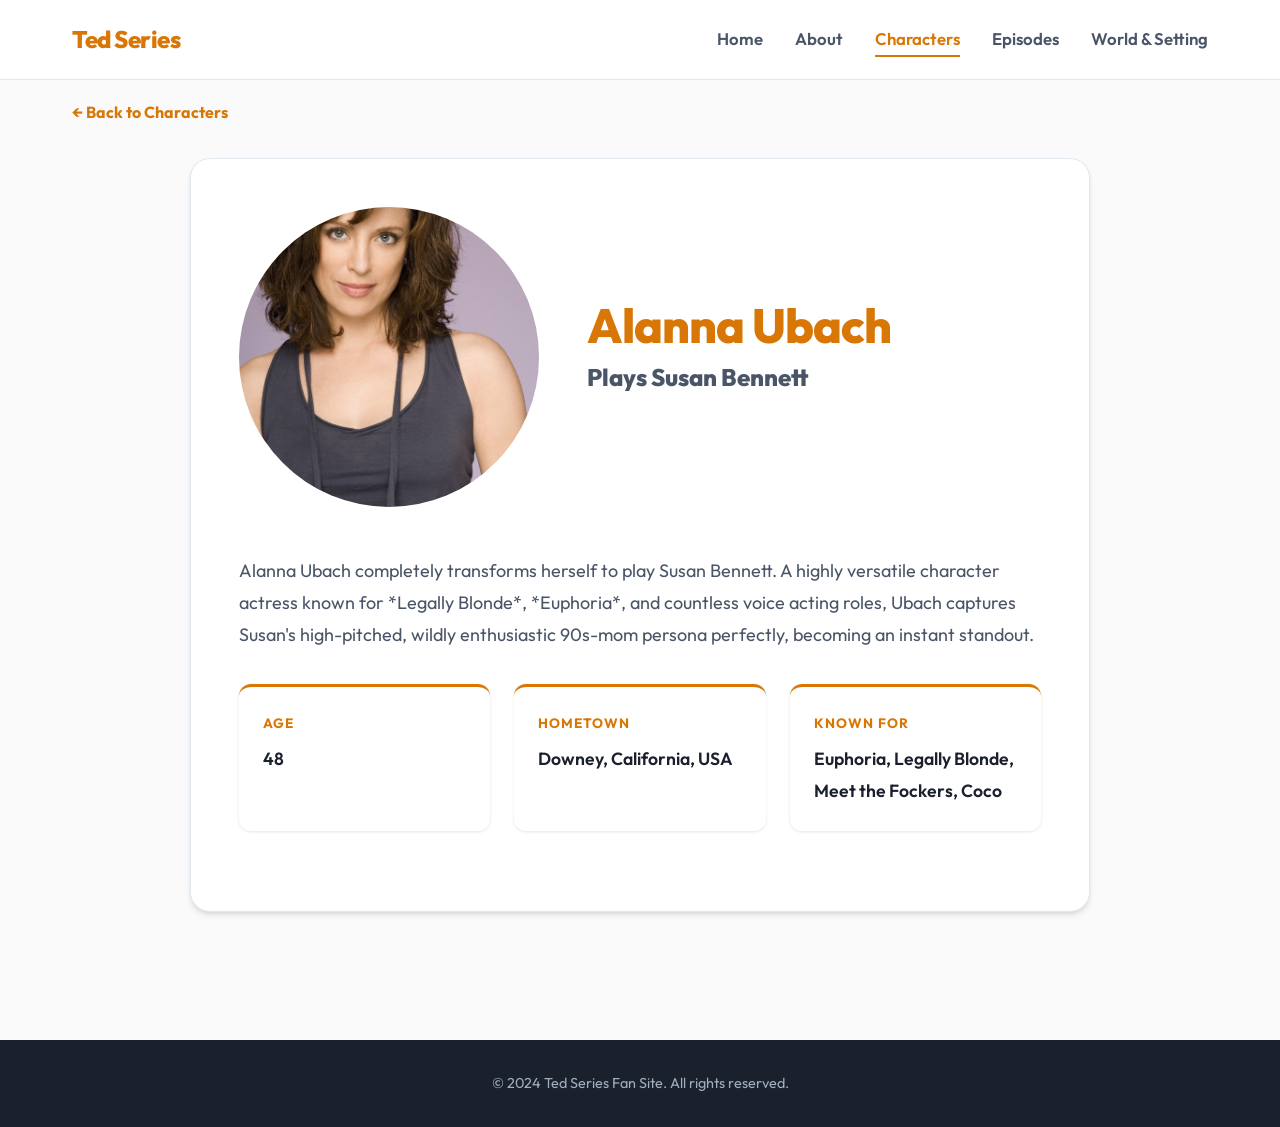
<file: susan.html>
<!DOCTYPE html>
<html lang="en">
<head>
    <meta charset="UTF-8">
    <meta name="viewport" content="width=device-width, initial-scale=1.0">
    <title>Ted (2024) - Susan Bennett</title>
    <link rel="stylesheet" href="style.css">
    <style>
        .character-detail-container {
            max-width: 900px;
            margin: 0 auto;
            background: var(--card-bg);
            border-radius: var(--radius-lg);
            padding: 3rem;
            box-shadow: var(--shadow-md);
            border: 1px solid var(--border-color);
        }
        .char-header {
            display: flex;
            gap: 3rem;
            align-items: center;
            margin-bottom: 3rem;
        }
        .char-img {
            width: 300px;
            height: 300px;
            border-radius: 50%;
            flex-shrink: 0;
            font-size: 1.2rem;
        }
        .char-info h1 {
            color: var(--primary);
            font-size: 3rem;
            margin-bottom: 0.5rem;
        }
        .char-info h2 {
            font-size: 1.5rem;
            color: var(--text-muted);
            margin-bottom: 1.5rem;
        }
        .char-bio {
            font-size: 1.15rem;
            line-height: 1.8;
            margin-bottom: 2rem;
        }
        .actor-section {
            background: var(--bg-color);
            padding: 2rem;
            border-radius: var(--radius-md);
            border-left: 4px solid var(--primary);
        }
        .actor-section h3 {
            margin-bottom: 1rem;
        }
        @media (max-width: 768px) {
            .char-header {
                flex-direction: column;
                text-align: center;
            }
            .char-img {
                width: 250px;
                height: 250px;
            }
        }
    </style>
</head>
<body>
    <nav class="navbar">
        <div class="container nav-container">
            <a href="index.html" class="brand">Ted Series</a>
            <ul class="nav-links">
                <li><a href="index.html">Home</a></li>
                <li><a href="about.html">About</a></li>
                <li><a href="characters.html" class="active">Characters</a></li>
                <li><a href="episodes.html">Episodes</a></li>
                <li><a href="world.html">World & Setting</a></li>
            </ul>
        </div>
    </nav>
    <main class="page-content container">
        <a href="characters.html" style="display:inline-block; margin-bottom: 2rem; color: var(--primary); font-weight: bold;">&larr; Back to Characters</a>
        <div class="character-detail-container">
            <div class="char-header">
                <img src="images/susan 2.jpg" alt="Alanna Ubach" class="char-img" style="object-fit: cover;">
                <div class="char-info">
                    <h1>Alanna Ubach</h1>
                    <h2>Plays Susan Bennett</h2>
                </div>
            </div>
            <div class="char-bio">
                <p>Alanna Ubach completely transforms herself to play Susan Bennett. A highly versatile character actress known for *Legally Blonde*, *Euphoria*, and countless voice acting roles, Ubach captures Susan's high-pitched, wildly enthusiastic 90s-mom persona perfectly, becoming an instant standout.</p>
                <div class="actor-stats">
                    <div class="stat-card">
                        <div class="stat-label">Age</div>
                        <div class="stat-value">48</div>
                    </div>
                    <div class="stat-card">
                        <div class="stat-label">Hometown</div>
                        <div class="stat-value">Downey, California, USA</div>
                    </div>
                    <div class="stat-card">
                        <div class="stat-label">Known For</div>
                        <div class="stat-value">Euphoria, Legally Blonde, Meet the Fockers, Coco</div>
                    </div>
                </div>
            </div>
        </div>
    </main>
    <footer class="footer">
        <div class="container"><p>&copy; 2024 Ted Series Fan Site. All rights reserved.</p></div>
    </footer>
</body>
</html>
</file>
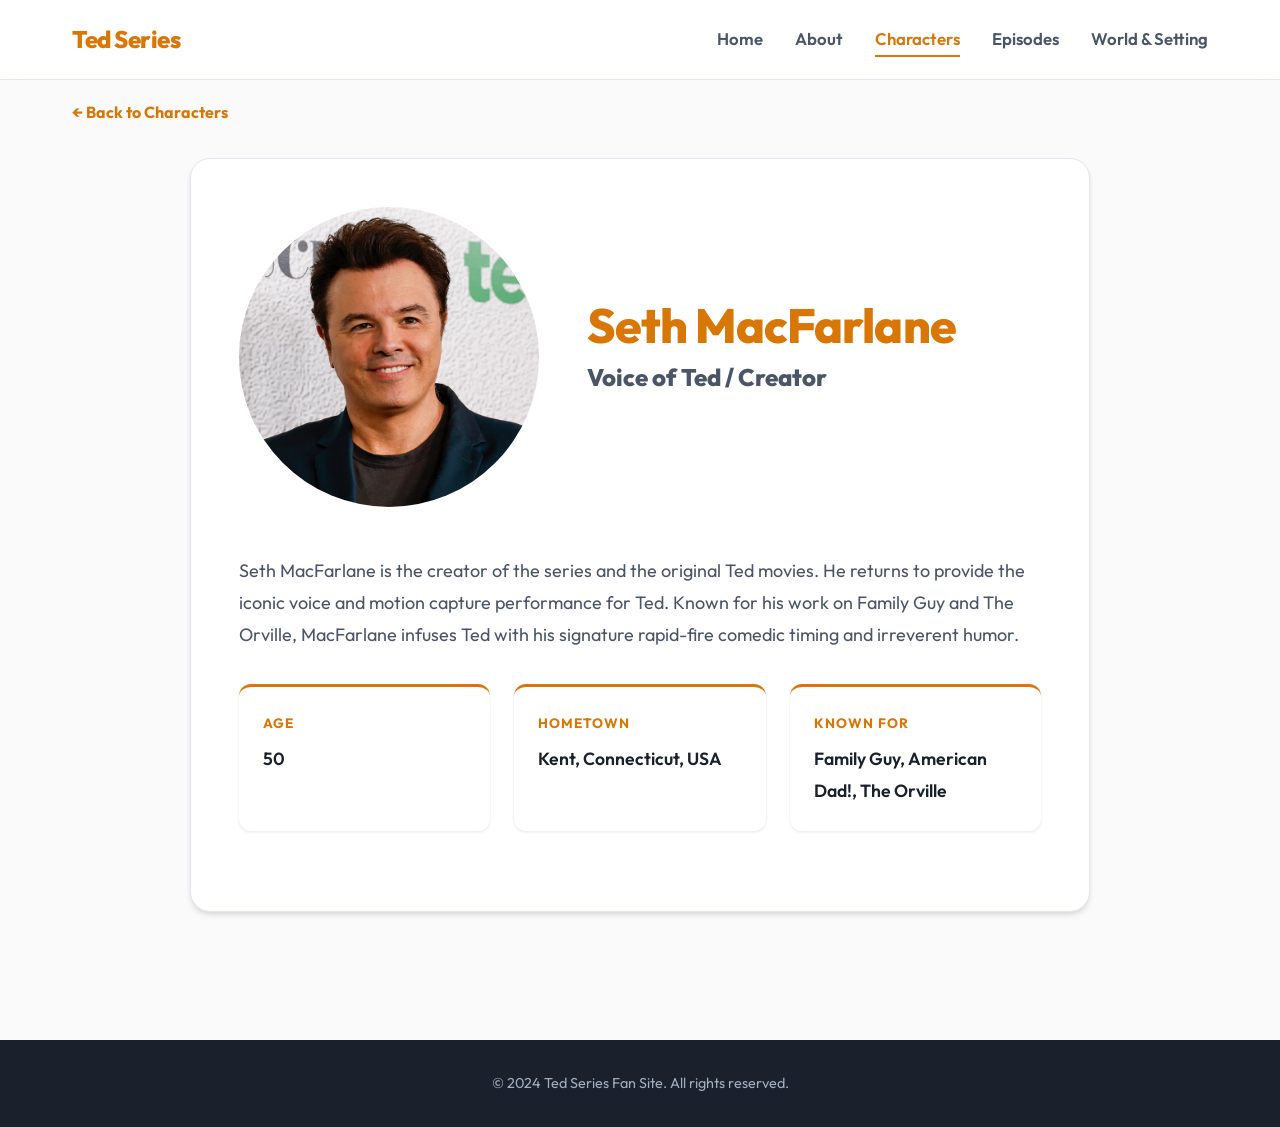
<file: ted.html>
<!DOCTYPE html>
<html lang="en">
<head>
    <meta charset="UTF-8">
    <meta name="viewport" content="width=device-width, initial-scale=1.0">
    <title>Ted (2024) - Ted</title>
    <link rel="stylesheet" href="style.css">
    <style>
        .character-detail-container {
            max-width: 900px;
            margin: 0 auto;
            background: var(--card-bg);
            border-radius: var(--radius-lg);
            padding: 3rem;
            box-shadow: var(--shadow-md);
            border: 1px solid var(--border-color);
        }
        .char-header {
            display: flex;
            gap: 3rem;
            align-items: center;
            margin-bottom: 3rem;
        }
        .char-img {
            width: 300px;
            height: 300px;
            border-radius: 50%;
            flex-shrink: 0;
            font-size: 1.2rem;
        }
        .char-info h1 {
            color: var(--primary);
            font-size: 3rem;
            margin-bottom: 0.5rem;
        }
        .char-info h2 {
            font-size: 1.5rem;
            color: var(--text-muted);
            margin-bottom: 1.5rem;
        }
        .char-bio {
            font-size: 1.15rem;
            line-height: 1.8;
            margin-bottom: 2rem;
        }
        .actor-section {
            background: var(--bg-color);
            padding: 2rem;
            border-radius: var(--radius-md);
            border-left: 4px solid var(--primary);
        }
        .actor-section h3 {
            margin-bottom: 1rem;
        }
        @media (max-width: 768px) {
            .char-header {
                flex-direction: column;
                text-align: center;
            }
            .char-img {
                width: 250px;
                height: 250px;
            }
        }
    </style>
</head>
<body>
    <nav class="navbar">
        <div class="container nav-container">
            <a href="index.html" class="brand">Ted Series</a>
            <ul class="nav-links">
                <li><a href="index.html">Home</a></li>
                <li><a href="about.html">About</a></li>
                <li><a href="characters.html" class="active">Characters</a></li>
                <li><a href="episodes.html">Episodes</a></li>
                <li><a href="world.html">World & Setting</a></li>
            </ul>
        </div>
    </nav>
    <main class="page-content container">
        <a href="characters.html" style="display:inline-block; margin-bottom: 2rem; color: var(--primary); font-weight: bold;">&larr; Back to Characters</a>
        <div class="character-detail-container">
            <div class="char-header">
                <img src="images/ted 2.jpg" alt="Seth MacFarlane" class="char-img" style="object-fit: cover;">
                <div class="char-info">
                    <h1>Seth MacFarlane</h1>
                    <h2>Voice of Ted / Creator</h2>
                </div>
            </div>
            <div class="char-bio">
                <p>Seth MacFarlane is the creator of the series and the original Ted movies. He returns to provide the iconic voice and motion capture performance for Ted. Known for his work on Family Guy and The Orville, MacFarlane infuses Ted with his signature rapid-fire comedic timing and irreverent humor.</p>
                <div class="actor-stats">
                    <div class="stat-card">
                        <div class="stat-label">Age</div>
                        <div class="stat-value">50</div>
                    </div>
                    <div class="stat-card">
                        <div class="stat-label">Hometown</div>
                        <div class="stat-value">Kent, Connecticut, USA</div>
                    </div>
                    <div class="stat-card">
                        <div class="stat-label">Known For</div>
                        <div class="stat-value">Family Guy, American Dad!, The Orville</div>
                    </div>
                </div>
            </div>
        </div>
    </main>
    <footer class="footer">
        <div class="container"><p>&copy; 2024 Ted Series Fan Site. All rights reserved.</p></div>
    </footer>
</body>
</html>
</file>
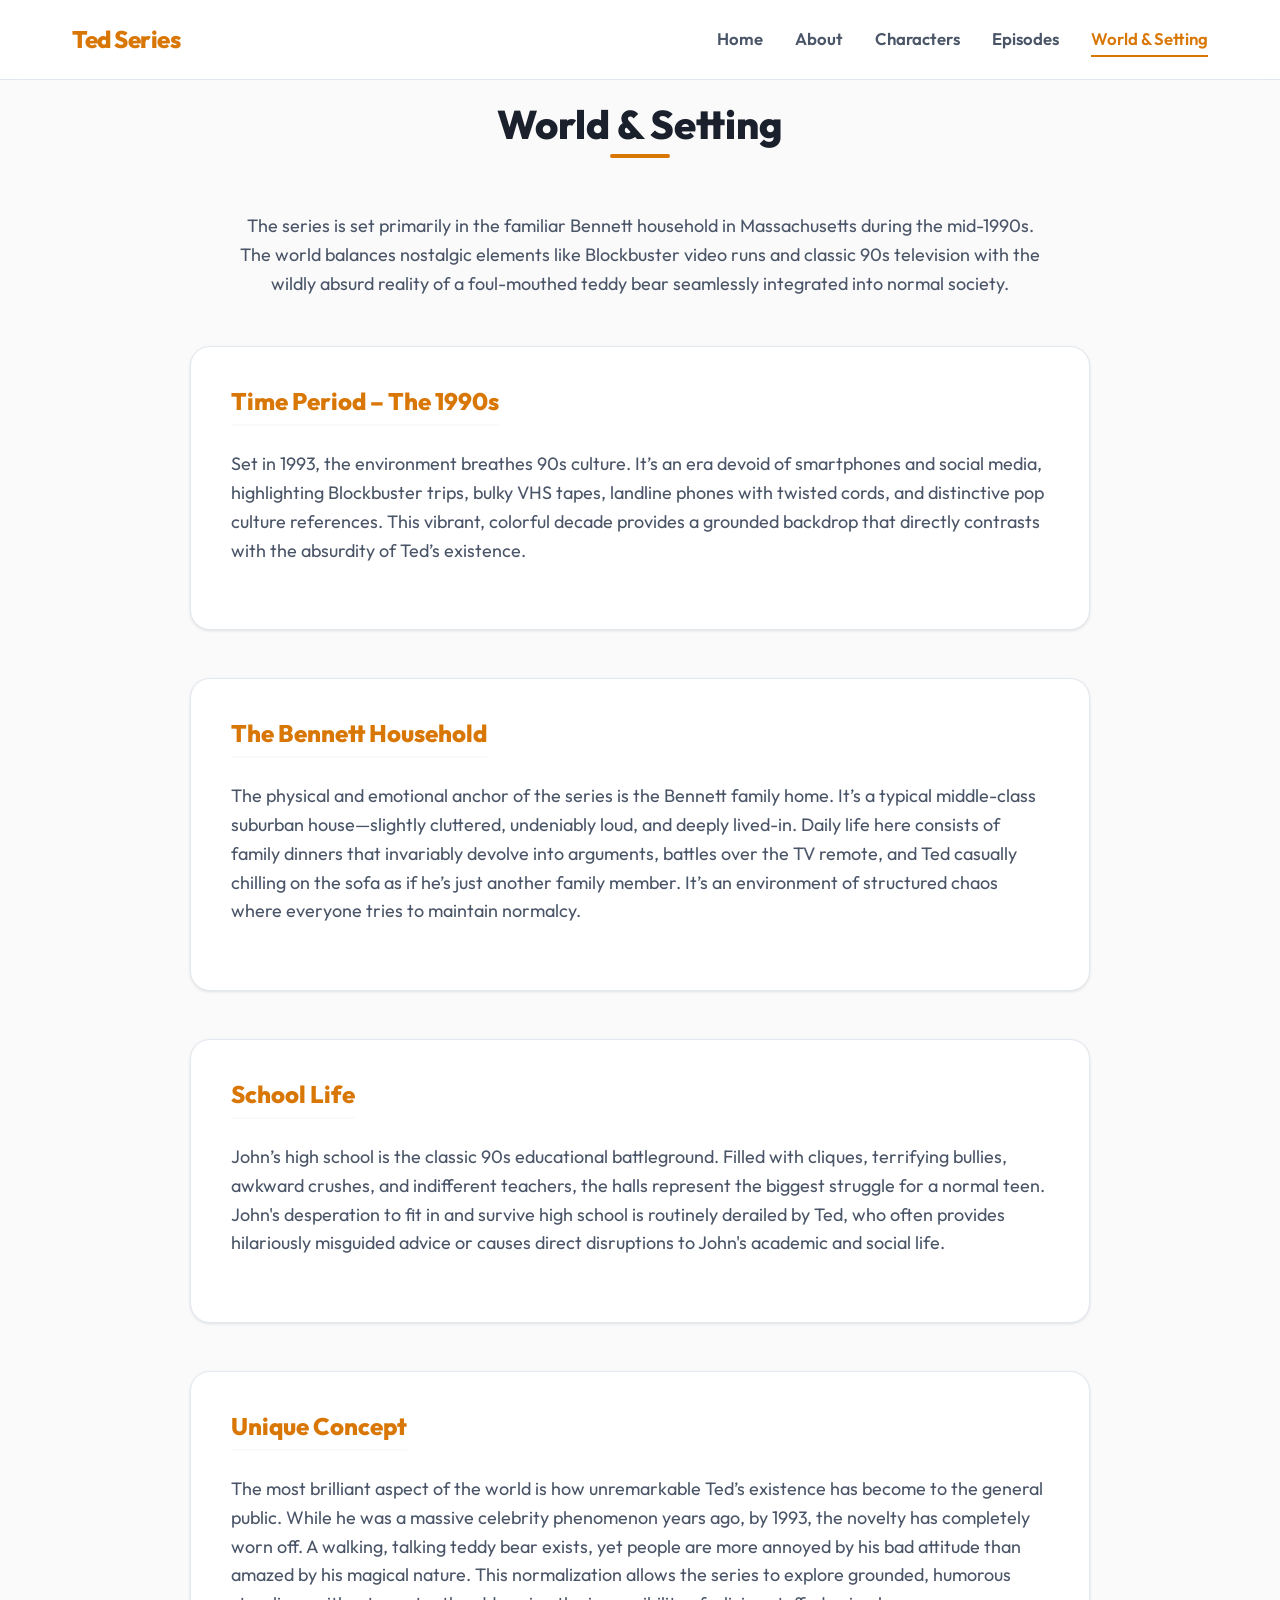
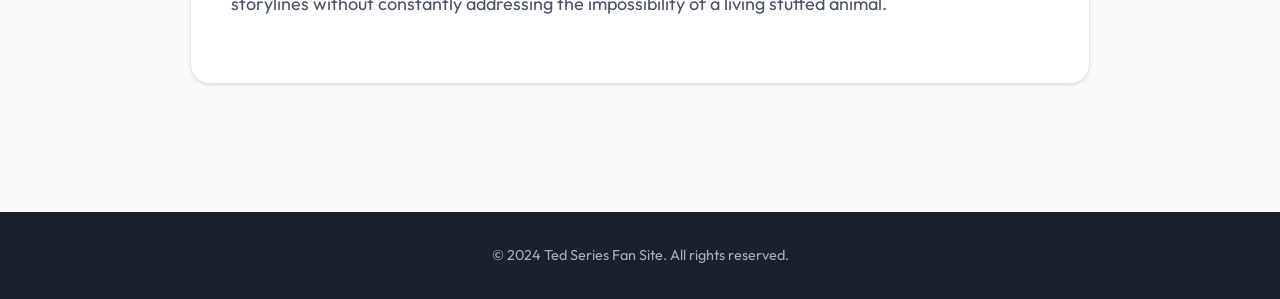
<file: world.html>
<!DOCTYPE html>
<html lang="en">
<head>
    <meta charset="UTF-8">
    <meta name="viewport" content="width=device-width, initial-scale=1.0">
    <title>Ted (2024) - World & Setting</title>
    <link rel="stylesheet" href="style.css">
    <style>
        /* World & Setting Specific Styles */
        .world-intro {
            text-align: center;
            max-width: 800px;
            margin: 0 auto 3rem auto;
            font-size: 1.15rem;
        }

        .world-sections {
            display: flex;
            flex-direction: column;
            gap: 3rem;
            max-width: 900px;
            margin: 0 auto;
        }

        .world-card {
            background: var(--card-bg);
            border-radius: var(--radius-lg);
            padding: 2.5rem;
            box-shadow: var(--shadow-sm);
            border: 1px solid var(--border-color);
            transition: var(--transition);
        }

        .world-card:hover {
            box-shadow: var(--shadow-md);
            border-color: var(--primary);
        }

        .world-card h3 {
            color: var(--primary);
            border-bottom: 2px solid var(--bg-color);
            padding-bottom: 0.5rem;
            margin-bottom: 1.5rem;
            display: inline-block;
        }

        .time-period-layout {
            display: flex;
            gap: 2rem;
            align-items: flex-start;
        }

        .time-period-text {
            flex: 1;
        }

        .small-placeholder {
            width: 250px;
            height: 180px;
            flex-shrink: 0;
            font-size: 1rem;
        }

        @media (max-width: 768px) {
            .time-period-layout {
                flex-direction: column;
            }
            .small-placeholder {
                width: 100%;
                height: 200px;
            }
        }
    </style>
</head>
<body>

    <!-- Navigation -->
    <nav class="navbar">
        <div class="container nav-container">
            <a href="index.html" class="brand">Ted Series</a>
            <ul class="nav-links">
                <li><a href="index.html">Home</a></li>
                <li><a href="about.html">About</a></li>
                <li><a href="characters.html">Characters</a></li>
                <li><a href="episodes.html">Episodes</a></li>
                <li><a href="world.html" class="active">World & Setting</a></li>
            </ul>
        </div>
    </nav>

    <!-- Main Content -->
    <main class="page-content container">
        
        <div class="section-header">
            <h2>World & Setting</h2>
        </div>

        <section class="world-intro mt-4 mb-2">
            <p>The series is set primarily in the familiar Bennett household in Massachusetts during the mid-1990s. The world balances nostalgic elements like Blockbuster video runs and classic 90s television with the wildly absurd reality of a foul-mouthed teddy bear seamlessly integrated into normal society.</p>
        </section>

        <div class="world-sections">
            
            <!-- Section 1 -->
            <section class="world-card id-time-period">
                <h3>Time Period – The 1990s</h3>
                <div class="time-period-layout">
                    <div class="time-period-text">
                        <p>
                            Set in 1993, the environment breathes 90s culture. It’s an era devoid of smartphones and social media, highlighting Blockbuster trips, bulky VHS tapes, landline phones with twisted cords, and distinctive pop culture references. This vibrant, colorful decade provides a grounded backdrop that directly contrasts with the absurdity of Ted’s existence.
                        </p>
                    </div>
                </div>
            </section>

            <!-- Section 2 -->
            <section class="world-card id-bennett-household">
                <h3>The Bennett Household</h3>
                <p>
                    The physical and emotional anchor of the series is the Bennett family home. It’s a typical middle-class suburban house—slightly cluttered, undeniably loud, and deeply lived-in. Daily life here consists of family dinners that invariably devolve into arguments, battles over the TV remote, and Ted casually chilling on the sofa as if he’s just another family member. It’s an environment of structured chaos where everyone tries to maintain normalcy.
                </p>
            </section>

            <!-- Section 3 -->
            <section class="world-card id-school-life">
                <h3>School Life</h3>
                <p>
                    John’s high school is the classic 90s educational battleground. Filled with cliques, terrifying bullies, awkward crushes, and indifferent teachers, the halls represent the biggest struggle for a normal teen. John's desperation to fit in and survive high school is routinely derailed by Ted, who often provides hilariously misguided advice or causes direct disruptions to John's academic and social life.
                </p>
            </section>

            <!-- Section 4 -->
            <section class="world-card id-unique-concept">
                <h3>Unique Concept</h3>
                <p>
                    The most brilliant aspect of the world is how unremarkable Ted’s existence has become to the general public. While he was a massive celebrity phenomenon years ago, by 1993, the novelty has completely worn off. A walking, talking teddy bear exists, yet people are more annoyed by his bad attitude than amazed by his magical nature. This normalization allows the series to explore grounded, humorous storylines without constantly addressing the impossibility of a living stuffed animal.
                </p>
            </section>

        </div>

    </main>

    <!-- Footer -->
    <footer class="footer">
        <div class="container">
            <p>&copy; 2024 Ted Series Fan Site. All rights reserved.</p>
        </div>
    </footer>

</body>
</html>
</file>
<file: style.css>
@import url('https://fonts.googleapis.com/css2?family=Outfit:wght@300;400;600;800&display=swap');

:root {
  --font-main: 'Outfit', sans-serif;
  --bg-color: #FAFAFA;
  --text-color: #1A202C;
  --text-muted: #4A5568;
  --primary: #D97706; /* Amber/Teddy bear color */
  --primary-hover: #B45309;
  --nav-bg: rgba(255, 255, 255, 0.85);
  --card-bg: #FFFFFF;
  --border-color: #E2E8F0;
  --shadow-sm: 0 1px 3px rgba(0,0,0,0.1);
  --shadow-md: 0 4px 6px -1px rgba(0, 0, 0, 0.1), 0 2px 4px -1px rgba(0, 0, 0, 0.06);
  --shadow-lg: 0 10px 15px -3px rgba(0, 0, 0, 0.1), 0 4px 6px -2px rgba(0, 0, 0, 0.05);
  --radius-md: 12px;
  --radius-lg: 20px;
  --transition: all 0.3s cubic-bezier(0.4, 0, 0.2, 1);
}

* {
  margin: 0;
  padding: 0;
  box-sizing: border-box;
}

body {
  font-family: var(--font-main);
  background-color: var(--bg-color);
  color: var(--text-color);
  line-height: 1.6;
  overflow-x: hidden;
}

/* Typography */
h1, h2, h3, h4, h5, h6 {
  font-weight: 800;
  line-height: 1.2;
  margin-bottom: 1rem;
}

h1 { font-size: 3.5rem; letter-spacing: -0.02em; }
h2 { font-size: 2.5rem; }
h3 { font-size: 1.5rem; }
p { font-size: 1.125rem; color: var(--text-muted); margin-bottom: 1.5rem; }

a {
  text-decoration: none;
  color: inherit;
  transition: var(--transition);
}

/* Layout */
.container {
  max-width: 1200px;
  margin: 0 auto;
  padding: 0 2rem;
}

/* Navigation */
.navbar {
  position: fixed;
  top: 0;
  left: 0;
  right: 0;
  height: 80px;
  background: var(--nav-bg);
  backdrop-filter: blur(12px);
  -webkit-backdrop-filter: blur(12px);
  border-bottom: 1px solid var(--border-color);
  z-index: 1000;
  display: flex;
  align-items: center;
}

.nav-container {
  display: flex;
  justify-content: space-between;
  align-items: center;
  width: 100%;
}

.brand {
  font-size: 1.5rem;
  font-weight: 800;
  color: var(--primary);
  letter-spacing: -0.5px;
}

.nav-links {
  display: flex;
  gap: 2rem;
  list-style: none;
}

.nav-links a {
  font-weight: 600;
  color: var(--text-muted);
  font-size: 1.05rem;
  padding: 0.5rem 0;
  position: relative;
}

.nav-links a::after {
  content: '';
  position: absolute;
  bottom: 0;
  left: 0;
  width: 0;
  height: 2px;
  background-color: var(--primary);
  transition: var(--transition);
}

.nav-links a:hover, .nav-links a.active {
  color: var(--primary);
}

.nav-links a:hover::after, .nav-links a.active::after {
  width: 100%;
}

/* Page Layout Wrappers */
.page-content {
  margin-top: 100px; /* offset for fixed nav */
  padding-bottom: 4rem;
}

/* Image Placeholder Component */
.img-placeholder {
  background-color: #EDF2F7;
  border: 2px dashed #A0AEC0;
  border-radius: var(--radius-lg);
  display: flex;
  align-items: center;
  justify-content: center;
  color: #718096;
  font-weight: 600;
  font-size: 1.25rem;
  text-transform: uppercase;
  letter-spacing: 1px;
  position: relative;
  overflow: hidden;
}

.img-placeholder::before {
  content: '';
  position: absolute;
  top: -50%;
  left: -50%;
  width: 200%;
  height: 200%;
  background: linear-gradient(
    to bottom right,
    rgba(255,255,255,0) 0%,
    rgba(255,255,255,0.4) 50%,
    rgba(255,255,255,0) 100%
  );
  transform: rotate(45deg);
  animation: shine 6s infinite;
}

@keyframes shine {
  0% { transform: translate(-30%, -30%) rotate(45deg); }
  20%, 100% { transform: translate(100%, 100%) rotate(45deg); }
}

/* Shared Sections */
.section-header {
  text-align: center;
  margin-bottom: 3rem;
}

.section-header h2 {
  color: var(--text-color);
  position: relative;
  display: inline-block;
}

.section-header h2::after {
  content: '';
  position: absolute;
  bottom: -10px;
  left: 50%;
  transform: translateX(-50%);
  width: 60px;
  height: 4px;
  background: var(--primary);
  border-radius: 2px;
}

/* Footer */
.footer {
  background: var(--text-color);
  color: white;
  padding: 2rem 0;
  text-align: center;
  margin-top: 4rem;
}

.footer p {
  color: #A0AEC0;
  margin: 0;
  font-size: 0.9rem;
}

/* Utility classes */
.text-center { text-align: center; }
.mt-2 { margin-top: 2rem; }
.mb-2 { margin-bottom: 2rem; }
.mt-4 { margin-top: 4rem; }

/* Reviews Section */
.reviews-section { margin-bottom: 4rem; margin-top: 4rem; }
.reviews-grid { display: grid; grid-template-columns: repeat(auto-fit, minmax(300px, 1fr)); gap: 2rem; }
.review-card { background: var(--card-bg); padding: 2rem; border-radius: var(--radius-md); box-shadow: var(--shadow-sm); border: 1px solid var(--border-color); font-style: italic; position: relative; }
.review-card::before { content: "“"; font-size: 4rem; color: var(--primary); opacity: 0.2; position: absolute; top: -10px; left: 10px; font-family: serif; line-height: 1; }
.review-author { margin-top: 1rem; font-weight: 600; color: var(--text-color); font-style: normal; display: block; }

/* CTA Banner */
.cta-banner { background: linear-gradient(135deg, var(--primary) 0%, var(--primary-hover) 100%); color: white; padding: 4rem 2rem; border-radius: var(--radius-lg); text-align: center; box-shadow: var(--shadow-lg); margin-bottom: 4rem; margin-top: 4rem; }
.cta-banner h2 { color: white; margin-bottom: 1rem; font-size: 2.5rem; }
.cta-banner h2::after { display: none; } /* remove auto underline */
.cta-banner p { color: rgba(255,255,255,0.9); margin-bottom: 2rem; font-size: 1.2rem; }
.cta-button { display: inline-block; background: var(--text-color); color: white; padding: 1rem 2.5rem; border-radius: 30px; font-weight: 800; text-transform: uppercase; letter-spacing: 1px; transition: transform 0.3s ease, box-shadow 0.3s ease; }
.cta-button:hover { transform: translateY(-3px); box-shadow: 0 10px 20px rgba(0,0,0,0.2); color: white; }

/* Production Section */
.production-section { margin: 4rem 0; }
.production-grid { display: grid; grid-template-columns: repeat(auto-fit, minmax(350px, 1fr)); gap: 3rem; }
.prod-card { background: var(--card-bg); padding: 2.5rem; border-radius: var(--radius-lg); border-top: 4px solid var(--primary); box-shadow: var(--shadow-md); transition: var(--transition); }
.prod-card:hover { transform: translateY(-5px); box-shadow: var(--shadow-lg); }
.prod-card h3 { color: var(--text-color); margin-bottom: 1rem; }

/* Actor Stats */
.actor-stats { display: grid; grid-template-columns: repeat(auto-fit, minmax(180px, 1fr)); gap: 1.5rem; margin-top: 2rem; }
.stat-card { background: var(--card-bg); padding: 1.5rem; border-radius: var(--radius-md); border-top: 3px solid var(--primary); box-shadow: var(--shadow-sm); transition: var(--transition); }
.stat-card:hover { transform: translateY(-3px); box-shadow: var(--shadow-md); border-color: var(--primary-hover); }
.stat-label { font-size: 0.85rem; color: var(--primary); text-transform: uppercase; letter-spacing: 1px; font-weight: 700; margin-bottom: 0.5rem; }
.stat-value { color: var(--text-color); font-weight: 600; font-size: 1.1rem; }

/* Responsive Base */
@media (max-width: 768px) {
  h1 { font-size: 2.5rem; }
  h2 { font-size: 2rem; }
  .nav-links { display: none; /* In a real app we'd add a hamburger menu, but for simple static pages we can just display inline flex or scroll */ }
  .nav-links {
    display: flex;
    overflow-x: auto;
    position: absolute;
    top: 80px;
    left: 0;
    right: 0;
    background: var(--nav-bg);
    padding: 1rem;
    box-shadow: var(--shadow-sm);
  }
}
</file>
